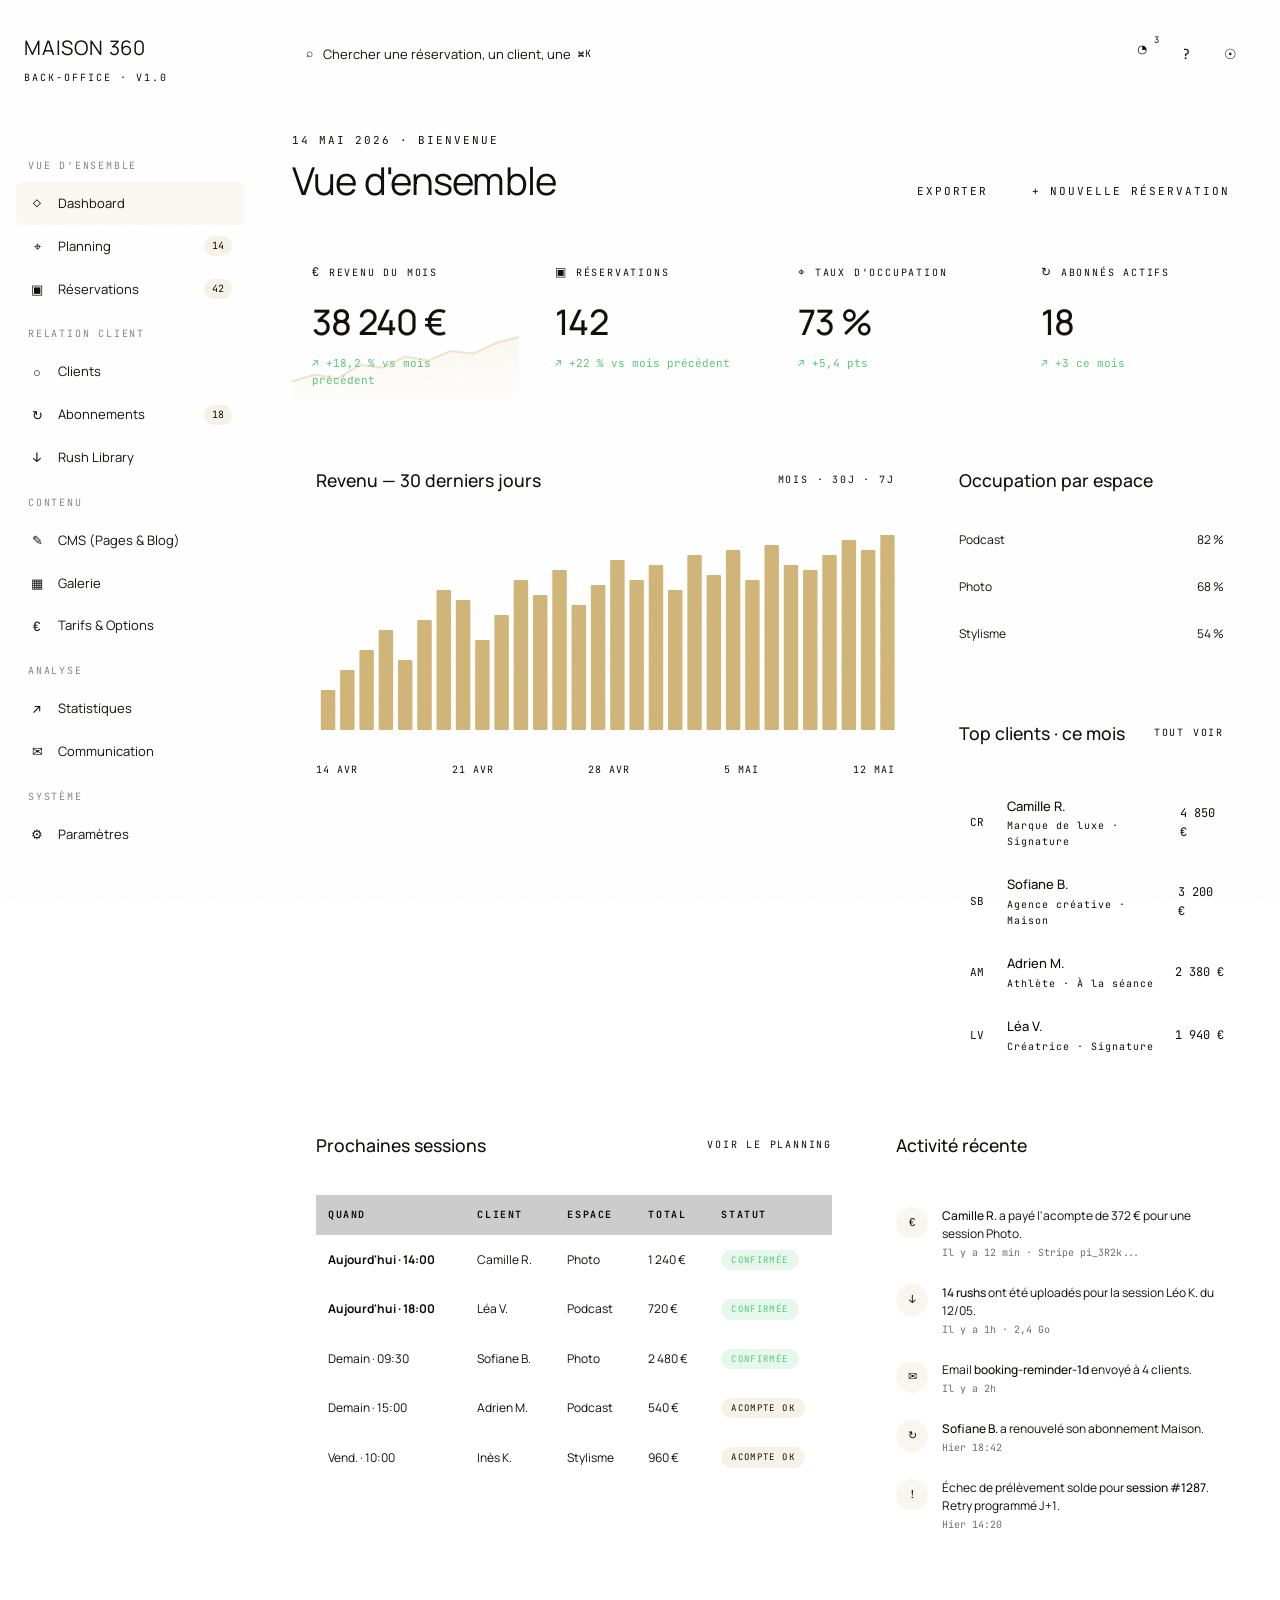
<file: admin.html>
<!doctype html>
<html lang="fr">
<head>
  <meta charset="utf-8" />
  <meta name="viewport" content="width=device-width, initial-scale=1, viewport-fit=cover" />
  <meta name="theme-color" content="#0A0908" />
  <title>Back-office — MAISON 360</title>
  <meta name="robots" content="noindex" />
  <link rel="preconnect" href="https://fonts.googleapis.com" />
  <link rel="preconnect" href="https://fonts.gstatic.com" crossorigin />
  <link href="https://fonts.googleapis.com/css2?family=Manrope:wght@300;400;500;600;700;800&family=Inter+Tight:wght@300;400;500;600&family=JetBrains+Mono:wght@400;500&display=swap" rel="stylesheet" />
  <link rel="stylesheet" href="assets/css/styles.css" />
  <style>
    body { overflow-x: hidden; }
    .admin {
      display: grid;
      grid-template-columns: 260px 1fr;
      min-height: 100vh;
      background: var(--onyx);
    }
    @media (max-width: 880px) {
      .admin { grid-template-columns: 1fr; }
    }

    /* Sidebar */
    .admin-side {
      background: var(--anthracite);
      border-right: 1px solid var(--hairline);
      padding: 32px 0;
      position: sticky;
      top: 0;
      height: 100vh;
      overflow-y: auto;
      display: flex;
      flex-direction: column;
    }
    @media (max-width: 880px) {
      .admin-side {
        position: fixed;
        top: 0;
        left: -260px;
        width: 260px;
        z-index: 950;
        transition: left .4s var(--ease-out-expo);
      }
      .admin-side.is-open { left: 0; box-shadow: 30px 0 60px rgba(0,0,0,0.5); }
    }
    .admin-brand {
      padding: 0 24px 32px;
      border-bottom: 1px solid var(--hairline);
      font-family: var(--font-display);
      font-size: 1.25rem;
      letter-spacing: 0.04em;
    }
    .admin-brand span { color: var(--or); }
    .admin-brand .mini { display: block; font-family: var(--font-mono); font-size: 10px; letter-spacing: 0.2em; text-transform: uppercase; color: var(--sable); margin-top: 6px; }

    .admin-nav { padding: 24px 16px; flex: 1; }
    .admin-nav__section {
      font-family: var(--font-mono);
      font-size: 10px;
      letter-spacing: 0.18em;
      text-transform: uppercase;
      color: var(--sable);
      padding: 16px 12px 8px;
      opacity: 0.5;
    }
    .admin-nav__item {
      display: flex;
      align-items: center;
      gap: 12px;
      padding: 11px 12px;
      border-radius: 6px;
      font-size: 13px;
      color: var(--sable);
      cursor: pointer;
      transition: all .25s;
      position: relative;
    }
    .admin-nav__item:hover { background: rgba(255,255,255,0.03); color: var(--ivoire); }
    .admin-nav__item.is-active { background: rgba(201,169,97,0.08); color: var(--ivoire); }
    .admin-nav__item.is-active::before {
      content: '';
      position: absolute;
      left: -16px;
      top: 50%;
      transform: translateY(-50%);
      width: 3px;
      height: 18px;
      background: var(--or);
    }
    .admin-nav__icon {
      width: 18px; height: 18px;
      display: grid; place-items: center;
      color: var(--or);
      font-family: var(--font-mono);
      font-size: 13px;
    }
    .admin-nav__count {
      margin-left: auto;
      font-family: var(--font-mono);
      font-size: 10px;
      padding: 2px 8px;
      background: rgba(201,169,97,0.15);
      color: var(--or);
      border-radius: 10px;
    }

    .admin-user {
      padding: 16px 24px;
      border-top: 1px solid var(--hairline);
      display: flex;
      align-items: center;
      gap: 12px;
    }
    .admin-user__avatar {
      width: 36px; height: 36px;
      border-radius: 50%;
      background: var(--cendre);
      border: 1px solid var(--or);
      display: grid; place-items: center;
      font-family: var(--font-mono);
      font-size: 11px;
      color: var(--or);
    }
    .admin-user__name { font-size: 12px; color: var(--ivoire); font-weight: 500; }
    .admin-user__role { font-family: var(--font-mono); font-size: 9px; letter-spacing: 0.18em; text-transform: uppercase; color: var(--sable); }

    /* Main */
    .admin-main { padding: 24px 32px 60px; min-width: 0; }
    @media (max-width: 880px) { .admin-main { padding: 16px 20px 60px; } }

    .admin-topbar {
      display: flex;
      justify-content: space-between;
      align-items: center;
      padding: 12px 0 24px;
      border-bottom: 1px solid var(--hairline);
      margin-bottom: 32px;
      flex-wrap: wrap;
      gap: 16px;
    }
    .admin-topbar__left { display: flex; align-items: center; gap: 16px; }
    .admin-burger {
      display: none;
      width: 32px; height: 32px;
      border: 1px solid var(--hairline);
      border-radius: 4px;
      align-items: center;
      justify-content: center;
      cursor: pointer;
    }
    .admin-burger span {
      display: block;
      width: 14px; height: 1.5px;
      background: var(--ivoire);
      position: relative;
    }
    .admin-burger span::before,
    .admin-burger span::after {
      content: ''; position: absolute; left: 0;
      width: 14px; height: 1.5px;
      background: var(--ivoire);
    }
    .admin-burger span::before { top: -5px; }
    .admin-burger span::after { top: 5px; }
    @media (max-width: 880px) { .admin-burger { display: flex; } }

    .admin-search {
      display: flex; align-items: center;
      background: var(--anthracite);
      border: 1px solid var(--hairline);
      padding: 8px 14px;
      border-radius: 999px;
      width: 320px; max-width: 100%;
    }
    @media (max-width: 600px) { .admin-search { width: 100%; } }
    .admin-search input {
      border: 0;
      background: transparent;
      color: var(--ivoire);
      flex: 1;
      outline: none;
      font-family: var(--font-sans);
      font-size: 13px;
    }
    .admin-search input::placeholder { color: var(--sable); }
    .admin-search .kbd {
      font-family: var(--font-mono);
      font-size: 10px;
      letter-spacing: 0.1em;
      color: var(--sable);
      padding: 2px 6px;
      border: 1px solid var(--hairline);
      border-radius: 3px;
    }

    .admin-topbar__actions { display: flex; gap: 8px; }
    .icon-btn {
      width: 36px; height: 36px;
      display: grid; place-items: center;
      border: 1px solid var(--hairline);
      border-radius: 4px;
      color: var(--ivoire);
      font-family: var(--font-mono);
      font-size: 14px;
      cursor: pointer;
      transition: all .25s;
      position: relative;
    }
    .icon-btn:hover { background: var(--anthracite); border-color: var(--or); }
    .icon-btn .badge {
      position: absolute;
      top: -4px; right: -4px;
      background: var(--or);
      color: var(--onyx);
      font-size: 9px;
      font-family: var(--font-mono);
      width: 16px; height: 16px;
      border-radius: 50%;
      display: grid; place-items: center;
    }

    /* Tabs (pages) */
    .admin-page { display: none; }
    .admin-page.is-active { display: block; }

    .admin-page__head {
      display: flex;
      justify-content: space-between;
      align-items: flex-end;
      gap: 16px;
      flex-wrap: wrap;
      margin-bottom: 32px;
    }
    .admin-page__title {
      font-family: var(--font-display);
      font-size: clamp(1.8rem, 3vw, 2.4rem);
      font-weight: 400;
      margin: 0;
      letter-spacing: -0.02em;
    }
    .admin-page__sub {
      font-family: var(--font-mono);
      font-size: 11px;
      letter-spacing: 0.18em;
      text-transform: uppercase;
      color: var(--sable);
      margin: 4px 0 0;
    }

    .admin-btn {
      padding: 10px 18px;
      background: var(--or);
      color: var(--onyx);
      border-radius: 4px;
      font-family: var(--font-mono);
      font-size: 11px;
      letter-spacing: 0.18em;
      text-transform: uppercase;
      cursor: pointer;
      transition: background .25s;
      display: inline-flex;
      align-items: center;
      gap: 8px;
    }
    .admin-btn:hover { background: var(--ivoire); }
    .admin-btn--ghost { background: transparent; color: var(--ivoire); border: 1px solid var(--hairline); }
    .admin-btn--ghost:hover { background: var(--anthracite); border-color: var(--or); color: var(--or); }
    .admin-btn--danger { background: #c8534a; color: var(--ivoire); }
    .admin-btn--danger:hover { background: #d96258; }

    /* KPI cards */
    .kpi-grid {
      display: grid;
      grid-template-columns: repeat(4, 1fr);
      gap: 16px;
      margin-bottom: 32px;
    }
    @media (max-width: 1100px) { .kpi-grid { grid-template-columns: repeat(2, 1fr); } }
    @media (max-width: 480px) { .kpi-grid { grid-template-columns: 1fr 1fr; gap: 10px; } }
    .kpi {
      padding: 20px;
      background: var(--anthracite);
      border: 1px solid var(--hairline);
      border-radius: 6px;
      position: relative;
      overflow: hidden;
    }
    .kpi__label {
      font-family: var(--font-mono);
      font-size: 10px;
      letter-spacing: 0.18em;
      text-transform: uppercase;
      color: var(--sable);
      display: flex;
      align-items: center;
      gap: 8px;
    }
    .kpi__icon { color: var(--or); font-size: 12px; }
    .kpi__value {
      font-family: var(--font-display);
      font-size: clamp(1.8rem, 3vw, 2.2rem);
      font-weight: 500;
      letter-spacing: -0.02em;
      margin: 12px 0 4px;
      color: var(--ivoire);
    }
    .kpi__trend {
      font-family: var(--font-mono);
      font-size: 11px;
      display: flex;
      align-items: center;
      gap: 6px;
    }
    .kpi__trend.up { color: #57c97a; }
    .kpi__trend.down { color: #c8534a; }
    .kpi__spark {
      position: absolute;
      bottom: 0; left: 0; right: 0;
      height: 50%;
      opacity: 0.3;
    }

    /* Grid layout for dashboard */
    .admin-grid {
      display: grid;
      grid-template-columns: 2fr 1fr;
      gap: 16px;
    }
    @media (max-width: 1100px) { .admin-grid { grid-template-columns: 1fr; } }

    .panel {
      background: var(--anthracite);
      border: 1px solid var(--hairline);
      border-radius: 6px;
      padding: 24px;
    }
    .panel__head {
      display: flex;
      justify-content: space-between;
      align-items: center;
      margin-bottom: 20px;
      padding-bottom: 16px;
      border-bottom: 1px solid var(--hairline);
    }
    .panel__title {
      font-family: var(--font-display);
      font-size: 1.1rem;
      font-weight: 500;
      margin: 0;
      color: var(--ivoire);
    }
    .panel__action {
      font-family: var(--font-mono);
      font-size: 10px;
      letter-spacing: 0.18em;
      text-transform: uppercase;
      color: var(--or);
      cursor: pointer;
    }

    /* Chart placeholder (SVG-based) */
    .chart-area {
      width: 100%; height: 220px;
      position: relative;
    }

    /* Table */
    .data-table {
      width: 100%;
      border-collapse: collapse;
      font-size: 12px;
    }
    .data-table th {
      text-align: left;
      padding: 12px;
      font-family: var(--font-mono);
      font-size: 10px;
      letter-spacing: 0.16em;
      text-transform: uppercase;
      color: var(--sable);
      border-bottom: 1px solid var(--hairline);
      background: rgba(0,0,0,0.2);
    }
    .data-table td {
      padding: 14px 12px;
      border-bottom: 1px solid var(--hairline);
      color: var(--ivoire);
    }
    .data-table tr:hover td { background: rgba(255,255,255,0.02); }
    .badge-pill {
      display: inline-block;
      padding: 3px 10px;
      border-radius: 999px;
      font-family: var(--font-mono);
      font-size: 9px;
      letter-spacing: 0.15em;
      text-transform: uppercase;
    }
    .badge-pill--confirmed { background: rgba(87,201,122,0.15); color: #57c97a; }
    .badge-pill--held { background: rgba(201,169,97,0.15); color: var(--or); }
    .badge-pill--cancelled { background: rgba(200,83,74,0.15); color: #c8534a; }
    .badge-pill--completed { background: rgba(255,255,255,0.08); color: var(--sable); }
    .badge-pill--paid { background: rgba(87,201,122,0.15); color: #57c97a; }
    .badge-pill--pending { background: rgba(201,169,97,0.15); color: var(--or); }

    .table-wrap { overflow-x: auto; }

    /* Planning */
    .planning-head {
      display: flex;
      justify-content: space-between;
      margin-bottom: 16px;
      align-items: center;
      flex-wrap: wrap;
      gap: 12px;
    }
    .planning-toggle {
      display: flex;
      background: var(--anthracite);
      border: 1px solid var(--hairline);
      border-radius: 4px;
      padding: 3px;
    }
    .planning-toggle button {
      padding: 6px 14px;
      font-family: var(--font-mono);
      font-size: 10px;
      letter-spacing: 0.15em;
      text-transform: uppercase;
      color: var(--sable);
      border-radius: 3px;
    }
    .planning-toggle button.is-active { background: var(--or); color: var(--onyx); }

    .planning-grid {
      display: grid;
      grid-template-columns: 60px repeat(3, 1fr);
      border: 1px solid var(--hairline);
      border-radius: 6px;
      overflow: hidden;
      background: var(--anthracite);
    }
    @media (max-width: 700px) { .planning-grid { grid-template-columns: 50px repeat(3, minmax(120px, 1fr)); overflow-x: auto; } }
    .planning-head-cell {
      padding: 16px 12px;
      font-family: var(--font-mono);
      font-size: 10px;
      letter-spacing: 0.18em;
      text-transform: uppercase;
      color: var(--or);
      background: rgba(0,0,0,0.2);
      border-bottom: 1px solid var(--hairline);
      text-align: center;
    }
    .planning-time {
      padding: 14px 8px;
      font-family: var(--font-mono);
      font-size: 10px;
      color: var(--sable);
      border-right: 1px solid var(--hairline);
      border-bottom: 1px solid var(--hairline);
      text-align: center;
    }
    .planning-slot {
      padding: 6px;
      border-right: 1px solid var(--hairline);
      border-bottom: 1px solid var(--hairline);
      min-height: 60px;
      position: relative;
      cursor: pointer;
      transition: background .2s;
    }
    .planning-slot:hover { background: rgba(255,255,255,0.02); }
    .planning-slot:last-child { border-right: 0; }
    .planning-event {
      background: rgba(201,169,97,0.12);
      border-left: 2px solid var(--or);
      padding: 6px 8px;
      border-radius: 3px;
      font-size: 11px;
      color: var(--ivoire);
      cursor: grab;
    }
    .planning-event--confirmed { background: rgba(87,201,122,0.12); border-color: #57c97a; }
    .planning-event--held { background: rgba(201,169,97,0.12); border-color: var(--or); }
    .planning-event__time { font-family: var(--font-mono); font-size: 9px; color: var(--sable); letter-spacing: 0.1em; }
    .planning-event__name { font-weight: 500; margin-top: 2px; }
    .planning-blocked {
      background: repeating-linear-gradient(45deg, transparent, transparent 8px, rgba(255,255,255,0.04) 8px, rgba(255,255,255,0.04) 16px);
      color: var(--sable);
      font-family: var(--font-mono);
      font-size: 10px;
      padding: 6px 8px;
      text-align: center;
    }

    /* Two col layout */
    .col-2 { display: grid; grid-template-columns: 1.5fr 1fr; gap: 16px; }
    @media (max-width: 880px) { .col-2 { grid-template-columns: 1fr; } }

    /* Client card */
    .client-card { display: flex; align-items: center; gap: 12px; padding: 12px 0; border-bottom: 1px solid var(--hairline); }
    .client-card:last-child { border-bottom: 0; }
    .client-card__avatar {
      width: 36px; height: 36px;
      border-radius: 50%;
      background: var(--cendre);
      display: grid; place-items: center;
      font-family: var(--font-mono);
      font-size: 11px;
      color: var(--or);
      flex-shrink: 0;
    }
    .client-card__name { font-size: 13px; color: var(--ivoire); margin: 0 0 2px; font-weight: 500; }
    .client-card__meta { font-family: var(--font-mono); font-size: 10px; letter-spacing: 0.1em; color: var(--sable); }
    .client-card__amt { margin-left: auto; font-family: var(--font-mono); font-size: 12px; color: var(--or); }

    /* Activity feed */
    .feed-item {
      padding: 12px 0;
      border-bottom: 1px solid var(--hairline);
      display: flex;
      gap: 14px;
    }
    .feed-item:last-child { border-bottom: 0; }
    .feed-icon {
      width: 32px; height: 32px;
      border-radius: 50%;
      background: rgba(201,169,97,0.1);
      color: var(--or);
      display: grid; place-items: center;
      font-family: var(--font-mono);
      font-size: 11px;
      flex-shrink: 0;
    }
    .feed-body { flex: 1; font-size: 12px; line-height: 1.5; }
    .feed-body strong { color: var(--ivoire); font-weight: 500; }
    .feed-body { color: var(--sable); }
    .feed-time { font-family: var(--font-mono); font-size: 10px; color: var(--sable); margin-top: 2px; opacity: 0.6; }

    /* Filter row */
    .filter-row {
      display: flex;
      gap: 8px;
      margin-bottom: 16px;
      flex-wrap: wrap;
    }
    .filter-pill {
      padding: 8px 14px;
      font-family: var(--font-mono);
      font-size: 10px;
      letter-spacing: 0.15em;
      text-transform: uppercase;
      color: var(--sable);
      background: var(--anthracite);
      border: 1px solid var(--hairline);
      border-radius: 999px;
      cursor: pointer;
      transition: all .25s;
    }
    .filter-pill:hover { color: var(--ivoire); border-color: var(--or-soft); }
    .filter-pill.is-active { background: var(--or); color: var(--onyx); border-color: var(--or); }

    /* Upload zone */
    .upload-zone {
      border: 2px dashed var(--hairline-strong);
      border-radius: 6px;
      padding: 60px 24px;
      text-align: center;
      background: var(--anthracite);
      cursor: pointer;
      transition: all .3s;
    }
    .upload-zone:hover { border-color: var(--or); background: rgba(201,169,97,0.04); }
    .upload-zone__icon {
      font-family: var(--font-mono);
      font-size: 2rem;
      color: var(--or);
      margin-bottom: 16px;
    }

    /* File list */
    .file-row {
      display: grid;
      grid-template-columns: 32px 1fr 100px 90px 90px 80px;
      gap: 16px;
      padding: 14px 16px;
      border-bottom: 1px solid var(--hairline);
      align-items: center;
      font-size: 12px;
    }
    @media (max-width: 700px) { .file-row { grid-template-columns: 32px 1fr 80px; } .file-row > :nth-child(n+4) { display: none; } }
    .file-row__ext {
      width: 32px; height: 32px;
      background: rgba(201,169,97,0.12);
      color: var(--or);
      border-radius: 4px;
      display: grid; place-items: center;
      font-family: var(--font-mono);
      font-size: 9px;
      font-weight: 500;
    }
    .file-row__name { color: var(--ivoire); }
    .file-row__sub { font-family: var(--font-mono); font-size: 10px; color: var(--sable); }

    /* Settings */
    .settings-grid { display: grid; grid-template-columns: 1fr 1fr; gap: 16px; }
    @media (max-width: 880px) { .settings-grid { grid-template-columns: 1fr; } }
    .settings-row {
      padding: 16px 0;
      border-bottom: 1px solid var(--hairline);
      display: flex;
      justify-content: space-between;
      align-items: center;
      gap: 16px;
    }
    .settings-row__label { font-size: 13px; color: var(--ivoire); }
    .settings-row__hint { font-family: var(--font-mono); font-size: 10px; color: var(--sable); margin-top: 4px; letter-spacing: 0.1em; }
    .toggle {
      width: 36px; height: 20px;
      background: var(--cendre);
      border-radius: 999px;
      position: relative;
      cursor: pointer;
      transition: background .3s;
    }
    .toggle::after {
      content: '';
      position: absolute;
      top: 2px; left: 2px;
      width: 16px; height: 16px;
      background: var(--ivoire);
      border-radius: 50%;
      transition: transform .3s;
    }
    .toggle.is-on { background: var(--or); }
    .toggle.is-on::after { transform: translateX(16px); background: var(--onyx); }

    .small-input {
      padding: 10px 12px;
      background: var(--anthracite);
      border: 1px solid var(--hairline);
      border-radius: 4px;
      color: var(--ivoire);
      font-family: var(--font-sans);
      font-size: 13px;
      outline: none;
      transition: border-color .25s;
      width: 100%;
    }
    .small-input:focus { border-color: var(--or); }

    .overlay {
      position: fixed;
      inset: 0;
      background: rgba(0,0,0,0.5);
      z-index: 940;
      display: none;
    }
    .overlay.is-shown { display: block; }
    @media (min-width: 881px) { .overlay { display: none !important; } }
  </style>
</head>
<body>

<div class="grain" aria-hidden="true"></div>
<div class="overlay" id="overlay" onclick="closeSidebar()"></div>

<div class="admin">

  <!-- Sidebar -->
  <aside class="admin-side" id="sidebar">
    <div class="admin-brand">
      MAISON <span>360</span>
      <span class="mini">Back-Office · v1.0</span>
    </div>

    <nav class="admin-nav">
      <div class="admin-nav__section">Vue d'ensemble</div>
      <div class="admin-nav__item is-active" data-page="dashboard">
        <span class="admin-nav__icon">◇</span> Dashboard
      </div>
      <div class="admin-nav__item" data-page="planning">
        <span class="admin-nav__icon">⌖</span> Planning
        <span class="admin-nav__count">14</span>
      </div>
      <div class="admin-nav__item" data-page="reservations">
        <span class="admin-nav__icon">▣</span> Réservations
        <span class="admin-nav__count">42</span>
      </div>

      <div class="admin-nav__section">Relation client</div>
      <div class="admin-nav__item" data-page="clients">
        <span class="admin-nav__icon">○</span> Clients
      </div>
      <div class="admin-nav__item" data-page="abonnements">
        <span class="admin-nav__icon">↻</span> Abonnements
        <span class="admin-nav__count">18</span>
      </div>
      <div class="admin-nav__item" data-page="rushs">
        <span class="admin-nav__icon">↓</span> Rush Library
      </div>

      <div class="admin-nav__section">Contenu</div>
      <div class="admin-nav__item" data-page="cms">
        <span class="admin-nav__icon">✎</span> CMS (Pages & Blog)
      </div>
      <div class="admin-nav__item" data-page="galerie-admin">
        <span class="admin-nav__icon">▦</span> Galerie
      </div>
      <div class="admin-nav__item" data-page="tarifs-admin">
        <span class="admin-nav__icon">€</span> Tarifs & Options
      </div>

      <div class="admin-nav__section">Analyse</div>
      <div class="admin-nav__item" data-page="stats">
        <span class="admin-nav__icon">↗</span> Statistiques
      </div>
      <div class="admin-nav__item" data-page="communication">
        <span class="admin-nav__icon">✉</span> Communication
      </div>

      <div class="admin-nav__section">Système</div>
      <div class="admin-nav__item" data-page="settings">
        <span class="admin-nav__icon">⚙</span> Paramètres
      </div>
    </nav>

    <div class="admin-user">
      <div class="admin-user__avatar">MA</div>
      <div>
        <p class="admin-user__name" style="margin:0;">Mouad A.</p>
        <p class="admin-user__role" style="margin:0;">Admin · Owner</p>
      </div>
    </div>
  </aside>

  <!-- Main -->
  <main class="admin-main">

    <!-- Topbar -->
    <div class="admin-topbar">
      <div class="admin-topbar__left">
        <div class="admin-burger" onclick="openSidebar()"><span></span></div>
        <div class="admin-search">
          <span style="color:var(--sable);margin-right:8px;font-family:var(--font-mono);font-size:12px;">⌕</span>
          <input type="text" placeholder="Chercher une réservation, un client, une facture..." />
          <span class="kbd">⌘K</span>
        </div>
      </div>
      <div class="admin-topbar__actions">
        <div class="icon-btn" title="Notifications">
          ◔<span class="badge">3</span>
        </div>
        <div class="icon-btn" title="Aide">?</div>
        <div class="icon-btn" title="Mode jour studio">☉</div>
      </div>
    </div>

    <!-- ========================================= -->
    <!-- DASHBOARD                                   -->
    <!-- ========================================= -->
    <section class="admin-page is-active" id="page-dashboard">
      <div class="admin-page__head">
        <div>
          <p class="admin-page__sub">14 mai 2026 · Bienvenue</p>
          <h1 class="admin-page__title">Vue d'ensemble</h1>
        </div>
        <div style="display:flex;gap:8px;">
          <button class="admin-btn admin-btn--ghost">Exporter</button>
          <button class="admin-btn">+ Nouvelle réservation</button>
        </div>
      </div>

      <!-- KPI -->
      <div class="kpi-grid">
        <div class="kpi">
          <div class="kpi__label"><span class="kpi__icon">€</span> Revenu du mois</div>
          <div class="kpi__value">38 240 €</div>
          <div class="kpi__trend up">↗ +18,2 % vs mois précédent</div>
          <svg class="kpi__spark" viewBox="0 0 200 60" preserveAspectRatio="none">
            <path d="M0,40 L20,35 L40,38 L60,28 L80,30 L100,22 L120,25 L140,18 L160,20 L180,12 L200,8" fill="none" stroke="#C9A961" stroke-width="1.5"/>
            <path d="M0,40 L20,35 L40,38 L60,28 L80,30 L100,22 L120,25 L140,18 L160,20 L180,12 L200,8 L200,60 L0,60 Z" fill="url(#g1)" opacity="0.3"/>
            <defs><linearGradient id="g1" x1="0" x2="0" y1="0" y2="1"><stop offset="0" stop-color="#C9A961"/><stop offset="1" stop-color="#C9A961" stop-opacity="0"/></linearGradient></defs>
          </svg>
        </div>
        <div class="kpi">
          <div class="kpi__label"><span class="kpi__icon">▣</span> Réservations</div>
          <div class="kpi__value">142</div>
          <div class="kpi__trend up">↗ +22 % vs mois précédent</div>
        </div>
        <div class="kpi">
          <div class="kpi__label"><span class="kpi__icon">⌖</span> Taux d'occupation</div>
          <div class="kpi__value">73 %</div>
          <div class="kpi__trend up">↗ +5,4 pts</div>
        </div>
        <div class="kpi">
          <div class="kpi__label"><span class="kpi__icon">↻</span> Abonnés actifs</div>
          <div class="kpi__value">18</div>
          <div class="kpi__trend up">↗ +3 ce mois</div>
        </div>
      </div>

      <!-- 2-col layout -->
      <div class="admin-grid">

        <!-- Revenue chart -->
        <div class="panel">
          <div class="panel__head">
            <h3 class="panel__title">Revenu — 30 derniers jours</h3>
            <span class="panel__action">Mois · 30j · 7j</span>
          </div>
          <div class="chart-area">
            <svg viewBox="0 0 600 220" preserveAspectRatio="none" style="width:100%;height:100%;">
              <!-- Axes -->
              <line x1="0" y1="200" x2="600" y2="200" stroke="rgba(244,239,230,0.1)" stroke-width="1"/>
              <line x1="0" y1="150" x2="600" y2="150" stroke="rgba(244,239,230,0.05)" stroke-dasharray="2 4"/>
              <line x1="0" y1="100" x2="600" y2="100" stroke="rgba(244,239,230,0.05)" stroke-dasharray="2 4"/>
              <line x1="0" y1="50" x2="600" y2="50" stroke="rgba(244,239,230,0.05)" stroke-dasharray="2 4"/>
              <!-- Bars -->
              <g fill="#C9A961" opacity="0.85">
                <rect x="5" y="160" width="15" height="40" rx="1"/>
                <rect x="25" y="140" width="15" height="60" rx="1"/>
                <rect x="45" y="120" width="15" height="80" rx="1"/>
                <rect x="65" y="100" width="15" height="100" rx="1"/>
                <rect x="85" y="130" width="15" height="70" rx="1"/>
                <rect x="105" y="90" width="15" height="110" rx="1"/>
                <rect x="125" y="60" width="15" height="140" rx="1"/>
                <rect x="145" y="70" width="15" height="130" rx="1"/>
                <rect x="165" y="110" width="15" height="90" rx="1"/>
                <rect x="185" y="85" width="15" height="115" rx="1"/>
                <rect x="205" y="50" width="15" height="150" rx="1"/>
                <rect x="225" y="65" width="15" height="135" rx="1"/>
                <rect x="245" y="40" width="15" height="160" rx="1"/>
                <rect x="265" y="75" width="15" height="125" rx="1"/>
                <rect x="285" y="55" width="15" height="145" rx="1"/>
                <rect x="305" y="30" width="15" height="170" rx="1"/>
                <rect x="325" y="50" width="15" height="150" rx="1"/>
                <rect x="345" y="35" width="15" height="165" rx="1"/>
                <rect x="365" y="60" width="15" height="140" rx="1"/>
                <rect x="385" y="25" width="15" height="175" rx="1"/>
                <rect x="405" y="45" width="15" height="155" rx="1"/>
                <rect x="425" y="20" width="15" height="180" rx="1"/>
                <rect x="445" y="50" width="15" height="150" rx="1"/>
                <rect x="465" y="15" width="15" height="185" rx="1"/>
                <rect x="485" y="35" width="15" height="165" rx="1"/>
                <rect x="505" y="40" width="15" height="160" rx="1"/>
                <rect x="525" y="25" width="15" height="175" rx="1"/>
                <rect x="545" y="10" width="15" height="190" rx="1"/>
                <rect x="565" y="20" width="15" height="180" rx="1"/>
                <rect x="585" y="5" width="15" height="195" rx="1"/>
              </g>
              <!-- Today indicator -->
              <line x1="585" y1="0" x2="585" y2="200" stroke="#F4EFE6" stroke-dasharray="3 3" stroke-width="0.5"/>
            </svg>
          </div>
          <div style="display:flex; justify-content:space-between; margin-top:12px; font-family:var(--font-mono); font-size:10px; color:var(--sable); letter-spacing:0.1em;">
            <span>14 AVR</span><span>21 AVR</span><span>28 AVR</span><span>5 MAI</span><span>12 MAI</span>
          </div>
        </div>

        <!-- Right side -->
        <div style="display: flex; flex-direction: column; gap: 16px;">
          <!-- Occupancy -->
          <div class="panel">
            <div class="panel__head">
              <h3 class="panel__title">Occupation par espace</h3>
            </div>
            <div style="margin-bottom: 16px;">
              <div style="display:flex; justify-content:space-between; font-size: 12px; margin-bottom: 6px;"><span>Podcast</span><span style="color:var(--or);">82 %</span></div>
              <div style="height:6px; background: rgba(255,255,255,0.05); border-radius: 3px; overflow: hidden;">
                <div style="width: 82%; height: 100%; background: var(--or);"></div>
              </div>
            </div>
            <div style="margin-bottom: 16px;">
              <div style="display:flex; justify-content:space-between; font-size: 12px; margin-bottom: 6px;"><span>Photo</span><span style="color:var(--or);">68 %</span></div>
              <div style="height:6px; background: rgba(255,255,255,0.05); border-radius: 3px; overflow: hidden;">
                <div style="width: 68%; height: 100%; background: var(--or);"></div>
              </div>
            </div>
            <div>
              <div style="display:flex; justify-content:space-between; font-size: 12px; margin-bottom: 6px;"><span>Stylisme</span><span style="color:var(--or);">54 %</span></div>
              <div style="height:6px; background: rgba(255,255,255,0.05); border-radius: 3px; overflow: hidden;">
                <div style="width: 54%; height: 100%; background: var(--or);"></div>
              </div>
            </div>
          </div>

          <!-- Top clients -->
          <div class="panel">
            <div class="panel__head">
              <h3 class="panel__title">Top clients · ce mois</h3>
              <span class="panel__action">Tout voir</span>
            </div>
            <div class="client-card">
              <div class="client-card__avatar">CR</div>
              <div>
                <p class="client-card__name">Camille R.</p>
                <p class="client-card__meta">Marque de luxe · Signature</p>
              </div>
              <span class="client-card__amt">4 850 €</span>
            </div>
            <div class="client-card">
              <div class="client-card__avatar">SB</div>
              <div>
                <p class="client-card__name">Sofiane B.</p>
                <p class="client-card__meta">Agence créative · Maison</p>
              </div>
              <span class="client-card__amt">3 200 €</span>
            </div>
            <div class="client-card">
              <div class="client-card__avatar">AM</div>
              <div>
                <p class="client-card__name">Adrien M.</p>
                <p class="client-card__meta">Athlète · À la séance</p>
              </div>
              <span class="client-card__amt">2 380 €</span>
            </div>
            <div class="client-card">
              <div class="client-card__avatar">LV</div>
              <div>
                <p class="client-card__name">Léa V.</p>
                <p class="client-card__meta">Créatrice · Signature</p>
              </div>
              <span class="client-card__amt">1 940 €</span>
            </div>
          </div>
        </div>
      </div>

      <!-- Bottom row -->
      <div class="col-2" style="margin-top: 16px;">
        <!-- Next bookings -->
        <div class="panel">
          <div class="panel__head">
            <h3 class="panel__title">Prochaines sessions</h3>
            <span class="panel__action">Voir le planning</span>
          </div>
          <div class="table-wrap">
            <table class="data-table">
              <thead>
                <tr>
                  <th>Quand</th><th>Client</th><th>Espace</th><th>Total</th><th>Statut</th>
                </tr>
              </thead>
              <tbody>
                <tr><td><strong>Aujourd'hui · 14:00</strong></td><td>Camille R.</td><td>Photo</td><td>1 240 €</td><td><span class="badge-pill badge-pill--confirmed">Confirmée</span></td></tr>
                <tr><td><strong>Aujourd'hui · 18:00</strong></td><td>Léa V.</td><td>Podcast</td><td>720 €</td><td><span class="badge-pill badge-pill--confirmed">Confirmée</span></td></tr>
                <tr><td>Demain · 09:30</td><td>Sofiane B.</td><td>Photo</td><td>2 480 €</td><td><span class="badge-pill badge-pill--confirmed">Confirmée</span></td></tr>
                <tr><td>Demain · 15:00</td><td>Adrien M.</td><td>Podcast</td><td>540 €</td><td><span class="badge-pill badge-pill--held">Acompte ok</span></td></tr>
                <tr><td>Vend. · 10:00</td><td>Inès K.</td><td>Stylisme</td><td>960 €</td><td><span class="badge-pill badge-pill--held">Acompte ok</span></td></tr>
              </tbody>
            </table>
          </div>
        </div>

        <!-- Activity feed -->
        <div class="panel">
          <div class="panel__head">
            <h3 class="panel__title">Activité récente</h3>
          </div>
          <div class="feed-item">
            <div class="feed-icon">€</div>
            <div class="feed-body">
              <strong>Camille R.</strong> a payé l'acompte de 372 € pour une session Photo.
              <div class="feed-time">Il y a 12 min · Stripe pi_3R2k...</div>
            </div>
          </div>
          <div class="feed-item">
            <div class="feed-icon">↓</div>
            <div class="feed-body">
              <strong>14 rushs</strong> ont été uploadés pour la session Léo K. du 12/05.
              <div class="feed-time">Il y a 1h · 2,4 Go</div>
            </div>
          </div>
          <div class="feed-item">
            <div class="feed-icon">✉</div>
            <div class="feed-body">
              Email <strong>booking-reminder-1d</strong> envoyé à 4 clients.
              <div class="feed-time">Il y a 2h</div>
            </div>
          </div>
          <div class="feed-item">
            <div class="feed-icon">↻</div>
            <div class="feed-body">
              <strong>Sofiane B.</strong> a renouvelé son abonnement Maison.
              <div class="feed-time">Hier 18:42</div>
            </div>
          </div>
          <div class="feed-item">
            <div class="feed-icon">!</div>
            <div class="feed-body">
              Échec de prélèvement solde pour <strong>session #1287</strong>. Retry programmé J+1.
              <div class="feed-time">Hier 14:20</div>
            </div>
          </div>
        </div>
      </div>
    </section>

    <!-- ========================================= -->
    <!-- PLANNING                                    -->
    <!-- ========================================= -->
    <section class="admin-page" id="page-planning">
      <div class="admin-page__head">
        <div>
          <p class="admin-page__sub">Planning · 3 espaces</p>
          <h1 class="admin-page__title">Jeudi 14 mai 2026</h1>
        </div>
        <div style="display:flex;gap:8px;align-items:center;flex-wrap:wrap;">
          <div class="planning-toggle">
            <button>Jour</button>
            <button class="is-active">Semaine</button>
            <button>Mois</button>
          </div>
          <button class="admin-btn">+ Nouvelle session</button>
        </div>
      </div>

      <div class="planning-head">
        <div style="display:flex; gap: 8px; align-items: center;">
          <button class="icon-btn">←</button>
          <button class="icon-btn">→</button>
          <span style="font-family: var(--font-mono); font-size: 12px; letter-spacing: 0.18em; text-transform: uppercase; color: var(--sable);">Semaine 20</span>
        </div>
        <div style="display: flex; gap: 8px; flex-wrap: wrap;">
          <button class="filter-pill is-active">Tous</button>
          <button class="filter-pill">Podcast</button>
          <button class="filter-pill">Photo</button>
          <button class="filter-pill">Stylisme</button>
        </div>
      </div>

      <div class="planning-grid">
        <div class="planning-time" style="background:rgba(0,0,0,0.2);"></div>
        <div class="planning-head-cell">Podcast</div>
        <div class="planning-head-cell">Photo</div>
        <div class="planning-head-cell">Stylisme</div>

        <div class="planning-time">09:00</div>
        <div class="planning-slot"></div>
        <div class="planning-slot">
          <div class="planning-event planning-event--confirmed">
            <div class="planning-event__time">09:00 — 12:00 · Sofiane B.</div>
            <div class="planning-event__name">Brand campaign · agence</div>
          </div>
        </div>
        <div class="planning-slot"></div>

        <div class="planning-time">10:00</div>
        <div class="planning-slot"></div>
        <div class="planning-slot"></div>
        <div class="planning-slot">
          <div class="planning-event planning-event--held">
            <div class="planning-event__time">10:00 — 13:00 · Inès K.</div>
            <div class="planning-event__name">Look-book SS27</div>
          </div>
        </div>

        <div class="planning-time">11:00</div>
        <div class="planning-slot"></div>
        <div class="planning-slot"></div>
        <div class="planning-slot"></div>

        <div class="planning-time">12:00</div>
        <div class="planning-slot"></div>
        <div class="planning-slot"></div>
        <div class="planning-slot"></div>

        <div class="planning-time">13:00</div>
        <div class="planning-slot">
          <div class="planning-blocked">— Maintenance —</div>
        </div>
        <div class="planning-slot"></div>
        <div class="planning-slot"></div>

        <div class="planning-time">14:00</div>
        <div class="planning-slot"></div>
        <div class="planning-slot">
          <div class="planning-event planning-event--confirmed">
            <div class="planning-event__time">14:00 — 18:00 · Camille R.</div>
            <div class="planning-event__name">Editorial Vogue France</div>
          </div>
        </div>
        <div class="planning-slot"></div>

        <div class="planning-time">15:00</div>
        <div class="planning-slot"></div>
        <div class="planning-slot"></div>
        <div class="planning-slot"></div>

        <div class="planning-time">16:00</div>
        <div class="planning-slot"></div>
        <div class="planning-slot"></div>
        <div class="planning-slot"></div>

        <div class="planning-time">17:00</div>
        <div class="planning-slot"></div>
        <div class="planning-slot"></div>
        <div class="planning-slot"></div>

        <div class="planning-time">18:00</div>
        <div class="planning-slot">
          <div class="planning-event planning-event--confirmed">
            <div class="planning-event__time">18:00 — 20:00 · Léa V.</div>
            <div class="planning-event__name">Podcast épisode #14</div>
          </div>
        </div>
        <div class="planning-slot"></div>
        <div class="planning-slot"></div>

        <div class="planning-time">19:00</div>
        <div class="planning-slot"></div>
        <div class="planning-slot"></div>
        <div class="planning-slot"></div>

        <div class="planning-time">20:00</div>
        <div class="planning-slot"></div>
        <div class="planning-slot"></div>
        <div class="planning-slot"></div>
      </div>

      <p style="font-family:var(--font-mono); font-size:11px; letter-spacing:0.15em; color: var(--sable); margin-top: 16px;">
        Astuce — glissez-déposez une réservation pour la déplacer. Un email automatique sera envoyé au client.
      </p>
    </section>

    <!-- ========================================= -->
    <!-- RÉSERVATIONS                                -->
    <!-- ========================================= -->
    <section class="admin-page" id="page-reservations">
      <div class="admin-page__head">
        <div>
          <p class="admin-page__sub">142 réservations ce mois</p>
          <h1 class="admin-page__title">Réservations</h1>
        </div>
        <div style="display:flex;gap:8px;">
          <button class="admin-btn admin-btn--ghost">Exporter CSV</button>
          <button class="admin-btn">+ Nouvelle</button>
        </div>
      </div>

      <div class="filter-row">
        <button class="filter-pill is-active">Toutes</button>
        <button class="filter-pill">À venir</button>
        <button class="filter-pill">Confirmées</button>
        <button class="filter-pill">En attente</button>
        <button class="filter-pill">Terminées</button>
        <button class="filter-pill">Annulées</button>
        <button class="filter-pill">No-show</button>
      </div>

      <div class="panel" style="padding: 0;">
        <div class="table-wrap">
          <table class="data-table">
            <thead>
              <tr>
                <th>ID</th><th>Client</th><th>Espace</th><th>Date</th><th>Heures</th><th>Total</th><th>Acompte</th><th>Solde</th><th>Statut</th><th></th>
              </tr>
            </thead>
            <tbody>
              <tr><td><span style="font-family:var(--font-mono); color:var(--or); font-size: 11px;">#1429</span></td><td>Camille R.</td><td>Photo</td><td>14/05 · 14:00</td><td>4h</td><td>1 240 €</td><td><span class="badge-pill badge-pill--paid">372 €</span></td><td><span class="badge-pill badge-pill--pending">868 €</span></td><td><span class="badge-pill badge-pill--confirmed">Confirmée</span></td><td>···</td></tr>
              <tr><td><span style="font-family:var(--font-mono); color:var(--or); font-size: 11px;">#1428</span></td><td>Léa V.</td><td>Podcast</td><td>14/05 · 18:00</td><td>2h</td><td>720 €</td><td><span class="badge-pill badge-pill--paid">216 €</span></td><td><span class="badge-pill badge-pill--pending">504 €</span></td><td><span class="badge-pill badge-pill--confirmed">Confirmée</span></td><td>···</td></tr>
              <tr><td><span style="font-family:var(--font-mono); color:var(--or); font-size: 11px;">#1427</span></td><td>Sofiane B.</td><td>Photo</td><td>15/05 · 09:30</td><td>6h</td><td>2 480 €</td><td><span class="badge-pill badge-pill--paid">744 €</span></td><td><span class="badge-pill badge-pill--pending">1 736 €</span></td><td><span class="badge-pill badge-pill--confirmed">Confirmée</span></td><td>···</td></tr>
              <tr><td><span style="font-family:var(--font-mono); color:var(--or); font-size: 11px;">#1426</span></td><td>Adrien M.</td><td>Podcast</td><td>15/05 · 15:00</td><td>3h</td><td>540 €</td><td><span class="badge-pill badge-pill--paid">162 €</span></td><td><span class="badge-pill badge-pill--pending">378 €</span></td><td><span class="badge-pill badge-pill--held">Acompte</span></td><td>···</td></tr>
              <tr><td><span style="font-family:var(--font-mono); color:var(--or); font-size: 11px;">#1425</span></td><td>Inès K.</td><td>Stylisme</td><td>16/05 · 10:00</td><td>3h</td><td>960 €</td><td><span class="badge-pill badge-pill--paid">288 €</span></td><td><span class="badge-pill badge-pill--pending">672 €</span></td><td><span class="badge-pill badge-pill--held">Acompte</span></td><td>···</td></tr>
              <tr><td><span style="font-family:var(--font-mono); color:var(--or); font-size: 11px;">#1424</span></td><td>Maison V.</td><td>Stylisme</td><td>12/05 · 11:00</td><td>4h</td><td>1 120 €</td><td><span class="badge-pill badge-pill--paid">336 €</span></td><td><span class="badge-pill badge-pill--paid">784 €</span></td><td><span class="badge-pill badge-pill--completed">Terminée</span></td><td>···</td></tr>
              <tr><td><span style="font-family:var(--font-mono); color:var(--or); font-size: 11px;">#1423</span></td><td>Théo D.</td><td>Podcast</td><td>10/05 · 14:00</td><td>2h</td><td>460 €</td><td><span class="badge-pill badge-pill--paid">138 €</span></td><td><span class="badge-pill badge-pill--cancelled">—</span></td><td><span class="badge-pill badge-pill--cancelled">Annulée</span></td><td>···</td></tr>
              <tr><td><span style="font-family:var(--font-mono); color:var(--or); font-size: 11px;">#1422</span></td><td>Studio M.</td><td>Photo</td><td>08/05 · 09:00</td><td>8h</td><td>2 560 €</td><td><span class="badge-pill badge-pill--paid">768 €</span></td><td><span class="badge-pill badge-pill--paid">1 792 €</span></td><td><span class="badge-pill badge-pill--completed">Terminée</span></td><td>···</td></tr>
            </tbody>
          </table>
        </div>
      </div>
    </section>

    <!-- ========================================= -->
    <!-- CLIENTS                                     -->
    <!-- ========================================= -->
    <section class="admin-page" id="page-clients">
      <div class="admin-page__head">
        <div>
          <p class="admin-page__sub">428 clients · 18 abonnés actifs</p>
          <h1 class="admin-page__title">Clients</h1>
        </div>
        <div style="display:flex;gap:8px;">
          <button class="admin-btn admin-btn--ghost">Exporter</button>
          <button class="admin-btn">+ Ajouter</button>
        </div>
      </div>

      <div class="filter-row">
        <button class="filter-pill is-active">Tous</button>
        <button class="filter-pill">VIP</button>
        <button class="filter-pill">Abonnés Signature</button>
        <button class="filter-pill">Résidents Maison</button>
        <button class="filter-pill">Marques</button>
        <button class="filter-pill">Athlètes</button>
        <button class="filter-pill">Inactifs 60j+</button>
      </div>

      <div class="panel" style="padding: 0;">
        <div class="table-wrap">
          <table class="data-table">
            <thead>
              <tr>
                <th></th><th>Nom</th><th>Email</th><th>Société</th><th>Formule</th><th>LTV</th><th>Sessions</th><th>Dernière</th><th>Tag</th>
              </tr>
            </thead>
            <tbody>
              <tr><td><div class="client-card__avatar">CR</div></td><td><strong>Camille R.</strong></td><td>camille@atelier-h.com</td><td>Atelier H.</td><td>Signature</td><td>4 850 €</td><td>14</td><td>14/05/26</td><td><span class="badge-pill badge-pill--held">VIP</span></td></tr>
              <tr><td><div class="client-card__avatar">SB</div></td><td><strong>Sofiane B.</strong></td><td>sofiane@bcoeur.fr</td><td>BCoeur Studio</td><td>Maison</td><td>12 200 €</td><td>28</td><td>13/05/26</td><td><span class="badge-pill badge-pill--paid">Maison</span></td></tr>
              <tr><td><div class="client-card__avatar">AM</div></td><td><strong>Adrien M.</strong></td><td>adrien.m@gmail.com</td><td>—</td><td>Découverte</td><td>2 380 €</td><td>8</td><td>15/05/26</td><td><span class="badge-pill badge-pill--held">Athlète</span></td></tr>
              <tr><td><div class="client-card__avatar">LV</div></td><td><strong>Léa V.</strong></td><td>lea@levcreative.com</td><td>LV Creative</td><td>Signature</td><td>1 940 €</td><td>6</td><td>14/05/26</td><td><span class="badge-pill badge-pill--confirmed">Créatrice</span></td></tr>
              <tr><td><div class="client-card__avatar">IK</div></td><td><strong>Inès K.</strong></td><td>ines@maison-v.fr</td><td>Maison V.</td><td>Découverte</td><td>2 240 €</td><td>5</td><td>16/05/26</td><td><span class="badge-pill badge-pill--paid">Marque</span></td></tr>
              <tr><td><div class="client-card__avatar">TD</div></td><td><strong>Théo D.</strong></td><td>theo.dpodcast@gmail.com</td><td>—</td><td>Découverte</td><td>460 €</td><td>1</td><td>10/05/26</td><td>—</td></tr>
            </tbody>
          </table>
        </div>
      </div>
    </section>

    <!-- ========================================= -->
    <!-- ABONNEMENTS                                 -->
    <!-- ========================================= -->
    <section class="admin-page" id="page-abonnements">
      <div class="admin-page__head">
        <div>
          <p class="admin-page__sub">Stripe Subscriptions · synchronisé</p>
          <h1 class="admin-page__title">Abonnements</h1>
        </div>
      </div>

      <div class="kpi-grid">
        <div class="kpi">
          <div class="kpi__label">Signature actifs</div>
          <div class="kpi__value">14</div>
          <div class="kpi__trend up">↗ +2 ce mois</div>
        </div>
        <div class="kpi">
          <div class="kpi__label">Maison actifs</div>
          <div class="kpi__value">4</div>
          <div class="kpi__trend up">↗ +1 ce mois</div>
        </div>
        <div class="kpi">
          <div class="kpi__label">MRR</div>
          <div class="kpi__value">26 060 €</div>
          <div class="kpi__trend up">↗ +18,2 %</div>
        </div>
        <div class="kpi">
          <div class="kpi__label">Churn 90j</div>
          <div class="kpi__value">3,2 %</div>
          <div class="kpi__trend down">↘ -1,1 pts</div>
        </div>
      </div>

      <div class="panel" style="padding: 0;">
        <div class="table-wrap">
          <table class="data-table">
            <thead>
              <tr><th>Client</th><th>Formule</th><th>MRR</th><th>Heures utilisées</th><th>Prochain renouv.</th><th>Statut</th><th></th></tr>
            </thead>
            <tbody>
              <tr><td><strong>Sofiane B.</strong></td><td>Maison</td><td>3 200 €</td><td>Illimité</td><td>15/06/26</td><td><span class="badge-pill badge-pill--paid">Actif</span></td><td>···</td></tr>
              <tr><td><strong>Camille R.</strong></td><td>Signature</td><td>1 290 €</td><td>8 / 10 h</td><td>03/06/26</td><td><span class="badge-pill badge-pill--paid">Actif</span></td><td>···</td></tr>
              <tr><td><strong>Léa V.</strong></td><td>Signature</td><td>1 290 €</td><td>3 / 10 h</td><td>22/06/26</td><td><span class="badge-pill badge-pill--paid">Actif</span></td><td>···</td></tr>
              <tr><td><strong>Studio M.</strong></td><td>Signature</td><td>1 290 €</td><td>9 / 10 h</td><td>10/06/26</td><td><span class="badge-pill badge-pill--held">Heures faibles</span></td><td>···</td></tr>
              <tr><td><strong>Maison V.</strong></td><td>Maison</td><td>3 200 €</td><td>Illimité</td><td>28/05/26</td><td><span class="badge-pill badge-pill--paid">Actif</span></td><td>···</td></tr>
            </tbody>
          </table>
        </div>
      </div>
    </section>

    <!-- ========================================= -->
    <!-- RUSH LIBRARY                                -->
    <!-- ========================================= -->
    <section class="admin-page" id="page-rushs">
      <div class="admin-page__head">
        <div>
          <p class="admin-page__sub">2,4 To stockés · Cloudflare R2</p>
          <h1 class="admin-page__title">Rush Library</h1>
        </div>
        <button class="admin-btn">+ Upload</button>
      </div>

      <div class="col-2">
        <div class="panel">
          <div class="panel__head">
            <h3 class="panel__title">Uploader pour une session</h3>
          </div>
          <div style="margin-bottom: 16px;">
            <select class="small-input" style="cursor: pointer;">
              <option>Sélectionner une session récente...</option>
              <option>#1424 — Maison V. · 12/05/26 · Stylisme</option>
              <option>#1422 — Studio M. · 08/05/26 · Photo</option>
              <option>#1421 — Camille R. · 06/05/26 · Photo</option>
            </select>
          </div>
          <div class="upload-zone">
            <div class="upload-zone__icon">↑</div>
            <p style="margin: 0; font-size: 14px; color: var(--ivoire);">Glissez vos fichiers ici</p>
            <p style="margin: 8px 0 0; font-family: var(--font-mono); font-size: 11px; color: var(--sable); letter-spacing: 0.1em;">ou cliquez pour parcourir · MAX 5 Go par fichier</p>
          </div>
          <p style="margin-top: 16px; font-family: var(--font-mono); font-size: 10px; letter-spacing: 0.1em; color: var(--sable); line-height: 1.7;">
            Les rushs uploadés déclenchent automatiquement un email <strong style="color:var(--or);">rushs-ready</strong> avec un lien sécurisé. La durée d'expiration suit la formule du client (15j Découverte / 60j Signature / 180j Maison).
          </p>
        </div>

        <div class="panel">
          <div class="panel__head">
            <h3 class="panel__title">Fichiers récents</h3>
            <span class="panel__action">Tout voir</span>
          </div>
          <div class="file-row">
            <div class="file-row__ext">MP4</div>
            <div>
              <p class="file-row__name">camille_r_editorial_master_4k.mp4</p>
              <p class="file-row__sub">#1424 · 2,4 Go</p>
            </div>
            <p class="file-row__sub">il y a 1h</p>
            <p class="file-row__sub">Expire J+60</p>
            <p class="file-row__sub" style="color:var(--or);">12 dl</p>
            <p class="file-row__sub">···</p>
          </div>
          <div class="file-row">
            <div class="file-row__ext">WAV</div>
            <div>
              <p class="file-row__name">leo_k_podcast_master.wav</p>
              <p class="file-row__sub">#1418 · 480 Mo</p>
            </div>
            <p class="file-row__sub">il y a 2h</p>
            <p class="file-row__sub">Expire J+24</p>
            <p class="file-row__sub" style="color:var(--or);">3 dl</p>
            <p class="file-row__sub">···</p>
          </div>
          <div class="file-row">
            <div class="file-row__ext">ZIP</div>
            <div>
              <p class="file-row__name">sofiane_b_brand_campaign.zip</p>
              <p class="file-row__sub">#1412 · 18,2 Go</p>
            </div>
            <p class="file-row__sub">hier</p>
            <p class="file-row__sub">Expire J+180</p>
            <p class="file-row__sub" style="color:var(--or);">28 dl</p>
            <p class="file-row__sub">···</p>
          </div>
          <div class="file-row">
            <div class="file-row__ext">JPG</div>
            <div>
              <p class="file-row__name">portraits_lea_v_selects.zip</p>
              <p class="file-row__sub">#1410 · 1,1 Go</p>
            </div>
            <p class="file-row__sub">2 jours</p>
            <p class="file-row__sub" style="color:#c8534a;">Expire J+3</p>
            <p class="file-row__sub" style="color:var(--or);">7 dl</p>
            <p class="file-row__sub">···</p>
          </div>
        </div>
      </div>
    </section>

    <!-- ========================================= -->
    <!-- CMS                                         -->
    <!-- ========================================= -->
    <section class="admin-page" id="page-cms">
      <div class="admin-page__head">
        <div>
          <p class="admin-page__sub">Sanity Studio · synchronisé en temps réel</p>
          <h1 class="admin-page__title">CMS — Pages & Blog</h1>
        </div>
        <button class="admin-btn">+ Nouvel article</button>
      </div>

      <div class="col-2">
        <div class="panel">
          <div class="panel__head">
            <h3 class="panel__title">Pages</h3>
          </div>
          <div class="data-table" style="display:block;">
            <table class="data-table">
              <tbody>
                <tr><td><strong>Accueil</strong><br/><span style="font-family:var(--font-mono); font-size:10px; color:var(--sable);">/</span></td><td>—</td><td><span class="badge-pill badge-pill--paid">Publié</span></td><td>Éditer</td></tr>
                <tr><td><strong>Le Studio</strong><br/><span style="font-family:var(--font-mono); font-size:10px; color:var(--sable);">/studio</span></td><td>3 espaces</td><td><span class="badge-pill badge-pill--paid">Publié</span></td><td>Éditer</td></tr>
                <tr><td><strong>Tarifs</strong><br/><span style="font-family:var(--font-mono); font-size:10px; color:var(--sable);">/tarifs</span></td><td>3 formules · 9 options</td><td><span class="badge-pill badge-pill--paid">Publié</span></td><td>Éditer</td></tr>
                <tr><td><strong>Galerie</strong><br/><span style="font-family:var(--font-mono); font-size:10px; color:var(--sable);">/galerie</span></td><td>42 projets</td><td><span class="badge-pill badge-pill--paid">Publié</span></td><td>Éditer</td></tr>
                <tr><td><strong>Contact</strong><br/><span style="font-family:var(--font-mono); font-size:10px; color:var(--sable);">/contact</span></td><td>—</td><td><span class="badge-pill badge-pill--paid">Publié</span></td><td>Éditer</td></tr>
              </tbody>
            </table>
          </div>
        </div>

        <div class="panel">
          <div class="panel__head">
            <h3 class="panel__title">Articles récents</h3>
            <span class="panel__action">Tout voir</span>
          </div>
          <div class="data-table">
            <table class="data-table">
              <tbody>
                <tr><td><strong>Comment choisir un studio podcast en IDF</strong><br/><span style="font-family:var(--font-mono); font-size:10px; color:var(--sable);">Guides · 12 mai</span></td><td><span class="badge-pill badge-pill--paid">Publié</span></td><td>Éditer</td></tr>
                <tr><td><strong>Studio photo avec cyclorama</strong><br/><span style="font-family:var(--font-mono); font-size:10px; color:var(--sable);">Guides · 08 mai</span></td><td><span class="badge-pill badge-pill--paid">Publié</span></td><td>Éditer</td></tr>
                <tr><td><strong>Brief créatif réussi : la checklist</strong><br/><span style="font-family:var(--font-mono); font-size:10px; color:var(--sable);">Métiers · 03 mai</span></td><td><span class="badge-pill badge-pill--held">Brouillon</span></td><td>Éditer</td></tr>
                <tr><td><strong>Lookbook de marque : 7 erreurs</strong><br/><span style="font-family:var(--font-mono); font-size:10px; color:var(--sable);">Guides · à venir</span></td><td><span class="badge-pill badge-pill--pending">Programmé</span></td><td>Éditer</td></tr>
              </tbody>
            </table>
          </div>
        </div>
      </div>
    </section>

    <!-- ========================================= -->
    <!-- GALERIE ADMIN                               -->
    <!-- ========================================= -->
    <section class="admin-page" id="page-galerie-admin">
      <div class="admin-page__head">
        <div>
          <p class="admin-page__sub">42 projets · 4 catégories</p>
          <h1 class="admin-page__title">Galerie</h1>
        </div>
        <button class="admin-btn">+ Nouveau projet</button>
      </div>

      <div class="filter-row">
        <button class="filter-pill is-active">Tous</button>
        <button class="filter-pill">Podcast</button>
        <button class="filter-pill">Photo</button>
        <button class="filter-pill">Stylisme</button>
        <button class="filter-pill">Brand Films</button>
        <button class="filter-pill">Brouillons</button>
      </div>

      <div style="display: grid; grid-template-columns: repeat(auto-fill, minmax(220px, 1fr)); gap: 12px;">
        <div style="aspect-ratio: 4/5; background: linear-gradient(180deg, rgba(0,0,0,0.2), rgba(0,0,0,0.5)), url('https://images.unsplash.com/photo-1490481651871-ab68de25d43d?w=400&q=85&auto=format&fit=crop') center/cover; border-radius: 6px; padding: 16px; display: flex; flex-direction: column; justify-content: flex-end; color: var(--ivoire); cursor: pointer;">
          <p style="font-family:var(--font-mono); font-size:10px; letter-spacing:0.18em; color:var(--or); margin:0 0 4px;">PHOTO · 2026</p>
          <h4 style="font-family:var(--font-display); font-size:14px; margin:0;">Campagne Atelier H.</h4>
        </div>
        <div style="aspect-ratio: 4/5; background: linear-gradient(180deg, rgba(0,0,0,0.2), rgba(0,0,0,0.5)), url('https://images.unsplash.com/photo-1478737270239-2f02b77fc618?w=400&q=85&auto=format&fit=crop') center/cover; border-radius: 6px; padding: 16px; display: flex; flex-direction: column; justify-content: flex-end; color: var(--ivoire); cursor: pointer;">
          <p style="font-family:var(--font-mono); font-size:10px; letter-spacing:0.18em; color:var(--or); margin:0 0 4px;">PODCAST · 2026</p>
          <h4 style="font-family:var(--font-display); font-size:14px; margin:0;">Léo K.</h4>
        </div>
        <div style="aspect-ratio: 4/5; background: linear-gradient(180deg, rgba(0,0,0,0.2), rgba(0,0,0,0.5)), url('https://images.unsplash.com/photo-1469334031218-e382a71b716b?w=400&q=85&auto=format&fit=crop') center/cover; border-radius: 6px; padding: 16px; display: flex; flex-direction: column; justify-content: flex-end; color: var(--ivoire); cursor: pointer;">
          <p style="font-family:var(--font-mono); font-size:10px; letter-spacing:0.18em; color:var(--or); margin:0 0 4px;">STYLISME · 2026</p>
          <h4 style="font-family:var(--font-display); font-size:14px; margin:0;">Maison V.</h4>
        </div>
        <div style="aspect-ratio: 4/5; background: linear-gradient(180deg, rgba(0,0,0,0.2), rgba(0,0,0,0.5)), url('https://images.unsplash.com/photo-1542038784456-1ea8e935640e?w=400&q=85&auto=format&fit=crop') center/cover; border-radius: 6px; padding: 16px; display: flex; flex-direction: column; justify-content: flex-end; color: var(--ivoire); cursor: pointer;">
          <p style="font-family:var(--font-mono); font-size:10px; letter-spacing:0.18em; color:var(--or); margin:0 0 4px;">BRAND · 2026</p>
          <h4 style="font-family:var(--font-display); font-size:14px; margin:0;">Horlogerie</h4>
        </div>
        <div style="aspect-ratio: 4/5; background: linear-gradient(180deg, rgba(0,0,0,0.2), rgba(0,0,0,0.5)), url('https://images.unsplash.com/photo-1507003211169-0a1dd7228f2d?w=400&q=85&auto=format&fit=crop') center/cover; border-radius: 6px; padding: 16px; display: flex; flex-direction: column; justify-content: flex-end; color: var(--ivoire); cursor: pointer;">
          <p style="font-family:var(--font-mono); font-size:10px; letter-spacing:0.18em; color:var(--or); margin:0 0 4px;">PHOTO · 2026</p>
          <h4 style="font-family:var(--font-display); font-size:14px; margin:0;">Founder Y.</h4>
        </div>
        <div style="aspect-ratio: 4/5; background: var(--anthracite); border: 2px dashed var(--hairline-strong); border-radius: 6px; display: grid; place-items: center; color: var(--sable); cursor: pointer; font-family: var(--font-mono); font-size: 11px; letter-spacing: 0.18em; text-transform: uppercase;">
          + Ajouter
        </div>
      </div>
    </section>

    <!-- ========================================= -->
    <!-- TARIFS ADMIN                                -->
    <!-- ========================================= -->
    <section class="admin-page" id="page-tarifs-admin">
      <div class="admin-page__head">
        <div>
          <p class="admin-page__sub">Versionnage · dernière modification 12/05/26</p>
          <h1 class="admin-page__title">Tarifs & Options</h1>
        </div>
        <button class="admin-btn">Publier les changements</button>
      </div>

      <div class="panel">
        <div class="panel__head">
          <h3 class="panel__title">Tarifs horaires par espace</h3>
        </div>
        <div class="settings-grid">
          <div>
            <label class="settings-row__label">Podcast (€/h)</label>
            <input class="small-input" type="number" value="180" style="margin-top: 8px;" />
            <p class="settings-row__hint" style="margin-top:8px;">Tarif minimum 2 h</p>
          </div>
          <div>
            <label class="settings-row__label">Photo (€/h)</label>
            <input class="small-input" type="number" value="240" style="margin-top: 8px;" />
          </div>
          <div>
            <label class="settings-row__label">Stylisme (€/h)</label>
            <input class="small-input" type="number" value="160" style="margin-top: 8px;" />
          </div>
        </div>
      </div>

      <div class="panel" style="margin-top: 16px;">
        <div class="panel__head">
          <h3 class="panel__title">Options dynamiques</h3>
          <span class="panel__action">+ Ajouter une option</span>
        </div>
        <div class="table-wrap">
          <table class="data-table">
            <thead><tr><th>Clé</th><th>Label</th><th>Prix</th><th>Catégorie</th><th>Actif</th><th></th></tr></thead>
            <tbody>
              <tr><td>rush_24h</td><td>Rushs J+24h</td><td>180 €</td><td>Livraison</td><td><div class="toggle is-on"></div></td><td>···</td></tr>
              <tr><td>rush_48h</td><td>Rushs J+48h</td><td>80 €</td><td>Livraison</td><td><div class="toggle is-on"></div></td><td>···</td></tr>
              <tr><td>reels_x3</td><td>Reels ×3</td><td>220 €</td><td>Production</td><td><div class="toggle is-on"></div></td><td>···</td></tr>
              <tr><td>miniatures_x5</td><td>Miniatures ×5</td><td>140 €</td><td>Production</td><td><div class="toggle is-on"></div></td><td>···</td></tr>
              <tr><td>montage</td><td>Montage podcast</td><td>350 €</td><td>Production</td><td><div class="toggle is-on"></div></td><td>···</td></tr>
              <tr><td>operator</td><td>Opérateur (€/h)</td><td>180 €</td><td>Présence</td><td><div class="toggle is-on"></div></td><td>···</td></tr>
              <tr><td>prompter</td><td>Téléprompteur</td><td>60 €</td><td>Présence</td><td><div class="toggle is-on"></div></td><td>···</td></tr>
              <tr><td>hmc</td><td>HMC professionnel</td><td>280 €</td><td>Présence</td><td><div class="toggle is-on"></div></td><td>···</td></tr>
              <tr><td>catering</td><td>Catering premium</td><td>150 €</td><td>Confort</td><td><div class="toggle is-on"></div></td><td>···</td></tr>
            </tbody>
          </table>
        </div>
      </div>
    </section>

    <!-- ========================================= -->
    <!-- STATISTIQUES                                -->
    <!-- ========================================= -->
    <section class="admin-page" id="page-stats">
      <div class="admin-page__head">
        <div>
          <p class="admin-page__sub">12 derniers mois</p>
          <h1 class="admin-page__title">Statistiques</h1>
        </div>
        <button class="admin-btn admin-btn--ghost">Exporter PDF</button>
      </div>

      <div class="kpi-grid">
        <div class="kpi">
          <div class="kpi__label">Revenu annuel</div>
          <div class="kpi__value">412 800 €</div>
          <div class="kpi__trend up">↗ +34 % YoY</div>
        </div>
        <div class="kpi">
          <div class="kpi__label">NPS moyen</div>
          <div class="kpi__value">72</div>
          <div class="kpi__trend up">↗ +4 pts</div>
        </div>
        <div class="kpi">
          <div class="kpi__label">Panier moyen</div>
          <div class="kpi__value">1 240 €</div>
          <div class="kpi__trend up">↗ +12 %</div>
        </div>
        <div class="kpi">
          <div class="kpi__label">Conversion funnel</div>
          <div class="kpi__value">8,4 %</div>
          <div class="kpi__trend up">↗ +1,8 pts</div>
        </div>
      </div>

      <div class="col-2">
        <div class="panel">
          <div class="panel__head">
            <h3 class="panel__title">Heatmap horaires les plus réservés</h3>
          </div>
          <div style="display: grid; grid-template-columns: 40px repeat(12, 1fr); gap: 2px; font-family: var(--font-mono); font-size: 9px;">
            <div></div>
            <div style="text-align:center;color:var(--sable);">L</div><div style="text-align:center;color:var(--sable);">M</div><div style="text-align:center;color:var(--sable);">M</div><div style="text-align:center;color:var(--sable);">J</div><div style="text-align:center;color:var(--sable);">V</div><div style="text-align:center;color:var(--sable);">S</div><div></div>
            <div style="text-align:center;color:var(--sable);">L</div><div style="text-align:center;color:var(--sable);">M</div><div style="text-align:center;color:var(--sable);">M</div><div style="text-align:center;color:var(--sable);">J</div><div style="text-align:center;color:var(--sable);">V</div>

            <!-- Sample heatmap rows -->
            <div style="color:var(--sable);font-size:9px;">9h</div>
            <div style="aspect-ratio:1/1;background:rgba(201,169,97,0.2);"></div><div style="aspect-ratio:1/1;background:rgba(201,169,97,0.4);"></div><div style="aspect-ratio:1/1;background:rgba(201,169,97,0.6);"></div><div style="aspect-ratio:1/1;background:rgba(201,169,97,0.5);"></div><div style="aspect-ratio:1/1;background:rgba(201,169,97,0.8);"></div><div style="aspect-ratio:1/1;background:rgba(201,169,97,0.3);"></div>
            <div></div>
            <div style="aspect-ratio:1/1;background:rgba(201,169,97,0.3);"></div><div style="aspect-ratio:1/1;background:rgba(201,169,97,0.5);"></div><div style="aspect-ratio:1/1;background:rgba(201,169,97,0.7);"></div><div style="aspect-ratio:1/1;background:rgba(201,169,97,0.6);"></div><div style="aspect-ratio:1/1;background:rgba(201,169,97,0.9);"></div>

            <div style="color:var(--sable);font-size:9px;">12h</div>
            <div style="aspect-ratio:1/1;background:rgba(201,169,97,0.4);"></div><div style="aspect-ratio:1/1;background:rgba(201,169,97,0.7);"></div><div style="aspect-ratio:1/1;background:rgba(201,169,97,0.9);"></div><div style="aspect-ratio:1/1;background:rgba(201,169,97,0.8);"></div><div style="aspect-ratio:1/1;background:rgba(201,169,97,1);"></div><div style="aspect-ratio:1/1;background:rgba(201,169,97,0.5);"></div>
            <div></div>
            <div style="aspect-ratio:1/1;background:rgba(201,169,97,0.4);"></div><div style="aspect-ratio:1/1;background:rgba(201,169,97,0.6);"></div><div style="aspect-ratio:1/1;background:rgba(201,169,97,0.8);"></div><div style="aspect-ratio:1/1;background:rgba(201,169,97,0.7);"></div><div style="aspect-ratio:1/1;background:rgba(201,169,97,0.95);"></div>

            <div style="color:var(--sable);font-size:9px;">15h</div>
            <div style="aspect-ratio:1/1;background:rgba(201,169,97,0.5);"></div><div style="aspect-ratio:1/1;background:rgba(201,169,97,0.8);"></div><div style="aspect-ratio:1/1;background:rgba(201,169,97,1);"></div><div style="aspect-ratio:1/1;background:rgba(201,169,97,0.9);"></div><div style="aspect-ratio:1/1;background:rgba(201,169,97,1);"></div><div style="aspect-ratio:1/1;background:rgba(201,169,97,0.6);"></div>
            <div></div>
            <div style="aspect-ratio:1/1;background:rgba(201,169,97,0.5);"></div><div style="aspect-ratio:1/1;background:rgba(201,169,97,0.7);"></div><div style="aspect-ratio:1/1;background:rgba(201,169,97,0.9);"></div><div style="aspect-ratio:1/1;background:rgba(201,169,97,0.8);"></div><div style="aspect-ratio:1/1;background:rgba(201,169,97,1);"></div>

            <div style="color:var(--sable);font-size:9px;">18h</div>
            <div style="aspect-ratio:1/1;background:rgba(201,169,97,0.3);"></div><div style="aspect-ratio:1/1;background:rgba(201,169,97,0.5);"></div><div style="aspect-ratio:1/1;background:rgba(201,169,97,0.7);"></div><div style="aspect-ratio:1/1;background:rgba(201,169,97,0.6);"></div><div style="aspect-ratio:1/1;background:rgba(201,169,97,0.4);"></div><div style="aspect-ratio:1/1;background:rgba(201,169,97,0.2);"></div>
            <div></div>
            <div style="aspect-ratio:1/1;background:rgba(201,169,97,0.3);"></div><div style="aspect-ratio:1/1;background:rgba(201,169,97,0.5);"></div><div style="aspect-ratio:1/1;background:rgba(201,169,97,0.7);"></div><div style="aspect-ratio:1/1;background:rgba(201,169,97,0.6);"></div><div style="aspect-ratio:1/1;background:rgba(201,169,97,0.5);"></div>
          </div>
          <p style="font-family:var(--font-mono);font-size:10px;letter-spacing:0.1em;color:var(--sable);margin-top:16px;">Plus la teinte est dense, plus le créneau est demandé.</p>
        </div>

        <div class="panel">
          <div class="panel__head">
            <h3 class="panel__title">Top options · CA</h3>
          </div>
          <div style="display: flex; flex-direction: column; gap: 14px;">
            <div>
              <div style="display:flex; justify-content:space-between; font-size: 13px; margin-bottom: 6px;"><span>Rushs J+24h</span><span style="color:var(--or);">18 420 €</span></div>
              <div style="height:6px; background: rgba(255,255,255,0.05); border-radius: 3px; overflow: hidden;"><div style="width: 92%; height: 100%; background: var(--or);"></div></div>
            </div>
            <div>
              <div style="display:flex; justify-content:space-between; font-size: 13px; margin-bottom: 6px;"><span>Opérateur dédié</span><span style="color:var(--or);">12 800 €</span></div>
              <div style="height:6px; background: rgba(255,255,255,0.05); border-radius: 3px; overflow: hidden;"><div style="width: 64%; height: 100%; background: var(--or);"></div></div>
            </div>
            <div>
              <div style="display:flex; justify-content:space-between; font-size: 13px; margin-bottom: 6px;"><span>Reels ×3</span><span style="color:var(--or);">8 800 €</span></div>
              <div style="height:6px; background: rgba(255,255,255,0.05); border-radius: 3px; overflow: hidden;"><div style="width: 44%; height: 100%; background: var(--or);"></div></div>
            </div>
            <div>
              <div style="display:flex; justify-content:space-between; font-size: 13px; margin-bottom: 6px;"><span>HMC professionnel</span><span style="color:var(--or);">6 720 €</span></div>
              <div style="height:6px; background: rgba(255,255,255,0.05); border-radius: 3px; overflow: hidden;"><div style="width: 34%; height: 100%; background: var(--or);"></div></div>
            </div>
            <div>
              <div style="display:flex; justify-content:space-between; font-size: 13px; margin-bottom: 6px;"><span>Catering premium</span><span style="color:var(--or);">3 900 €</span></div>
              <div style="height:6px; background: rgba(255,255,255,0.05); border-radius: 3px; overflow: hidden;"><div style="width: 20%; height: 100%; background: var(--or);"></div></div>
            </div>
          </div>
        </div>
      </div>
    </section>

    <!-- ========================================= -->
    <!-- COMMUNICATION                               -->
    <!-- ========================================= -->
    <section class="admin-page" id="page-communication">
      <div class="admin-page__head">
        <div>
          <p class="admin-page__sub">Resend + Twilio · délivrabilité 99,2 %</p>
          <h1 class="admin-page__title">Communication</h1>
        </div>
        <button class="admin-btn">+ Nouvelle campagne</button>
      </div>

      <div class="col-2">
        <div class="panel">
          <div class="panel__head">
            <h3 class="panel__title">Templates transactionnels</h3>
          </div>
          <div class="table-wrap">
            <table class="data-table">
              <tbody>
                <tr><td><strong>booking-confirmation</strong></td><td>Réservation créée</td><td><span class="badge-pill badge-pill--paid">Actif</span></td><td>Tester</td></tr>
                <tr><td><strong>balance-charged</strong></td><td>Solde prélevé J-2</td><td><span class="badge-pill badge-pill--paid">Actif</span></td><td>Tester</td></tr>
                <tr><td><strong>booking-reminder-1d</strong></td><td>Rappel J-1 (+ SMS)</td><td><span class="badge-pill badge-pill--paid">Actif</span></td><td>Tester</td></tr>
                <tr><td><strong>rushs-ready</strong></td><td>Rushs disponibles</td><td><span class="badge-pill badge-pill--paid">Actif</span></td><td>Tester</td></tr>
                <tr><td><strong>nps-survey</strong></td><td>Sondage J+3</td><td><span class="badge-pill badge-pill--paid">Actif</span></td><td>Tester</td></tr>
                <tr><td><strong>comeback-offer</strong></td><td>Inactif 60 jours</td><td><span class="badge-pill badge-pill--paid">Actif</span></td><td>Tester</td></tr>
                <tr><td><strong>subscription-renewal</strong></td><td>Renouvellement J-7</td><td><span class="badge-pill badge-pill--paid">Actif</span></td><td>Tester</td></tr>
              </tbody>
            </table>
          </div>
        </div>

        <div class="panel">
          <div class="panel__head">
            <h3 class="panel__title">Newsletter</h3>
            <span class="panel__action">412 abonnés</span>
          </div>
          <div class="settings-row">
            <div>
              <p class="settings-row__label">Mai 2026 · Coulisses du studio</p>
              <p class="settings-row__hint">Envoyé le 06/05 · 412 ouvertures 38 %</p>
            </div>
            <span class="badge-pill badge-pill--completed">Envoyée</span>
          </div>
          <div class="settings-row">
            <div>
              <p class="settings-row__label">Juin 2026 · Lancement officiel</p>
              <p class="settings-row__hint">Programmé pour le 01/06 · 08:00</p>
            </div>
            <span class="badge-pill badge-pill--pending">Programmé</span>
          </div>
          <div class="settings-row">
            <div>
              <p class="settings-row__label">Avril 2026 · Direction artistique</p>
              <p class="settings-row__hint">Envoyé le 02/04 · 398 ouvertures 42 %</p>
            </div>
            <span class="badge-pill badge-pill--completed">Envoyée</span>
          </div>
          <button class="admin-btn" style="margin-top: 24px;">+ Rédiger une newsletter</button>
        </div>
      </div>
    </section>

    <!-- ========================================= -->
    <!-- PARAMÈTRES                                  -->
    <!-- ========================================= -->
    <section class="admin-page" id="page-settings">
      <div class="admin-page__head">
        <div>
          <p class="admin-page__sub">Configuration générale</p>
          <h1 class="admin-page__title">Paramètres</h1>
        </div>
        <button class="admin-btn">Sauvegarder</button>
      </div>

      <div class="col-2">
        <div class="panel">
          <div class="panel__head">
            <h3 class="panel__title">Société</h3>
          </div>
          <div class="settings-row">
            <div>
              <p class="settings-row__label">Raison sociale</p>
              <p class="settings-row__hint">Affichée sur les factures</p>
            </div>
            <input class="small-input" value="MAISON 360 SAS" style="width: 200px;" />
          </div>
          <div class="settings-row">
            <div>
              <p class="settings-row__label">SIRET</p>
            </div>
            <input class="small-input" value="900 000 000 00010" style="width: 200px;" />
          </div>
          <div class="settings-row">
            <div>
              <p class="settings-row__label">TVA intra</p>
            </div>
            <input class="small-input" value="FR12 900000000" style="width: 200px;" />
          </div>
          <div class="settings-row">
            <div>
              <p class="settings-row__label">Adresse</p>
            </div>
            <input class="small-input" value="Villabé (91), France" style="width: 200px;" />
          </div>
        </div>

        <div class="panel">
          <div class="panel__head">
            <h3 class="panel__title">Politique d'annulation</h3>
          </div>
          <div class="settings-row">
            <div>
              <p class="settings-row__label">Acompte</p>
              <p class="settings-row__hint">% du total prélevé à la réservation</p>
            </div>
            <input class="small-input" value="30" type="number" style="width: 80px;" />
          </div>
          <div class="settings-row">
            <div>
              <p class="settings-row__label">Délai prélèvement solde</p>
              <p class="settings-row__hint">Heures avant la session</p>
            </div>
            <input class="small-input" value="48" type="number" style="width: 80px;" />
          </div>
          <div class="settings-row">
            <div>
              <p class="settings-row__label">Caution no-show</p>
              <p class="settings-row__hint">€ prélevés en cas d'absence non justifiée</p>
            </div>
            <input class="small-input" value="150" type="number" style="width: 80px;" />
          </div>
        </div>

        <div class="panel">
          <div class="panel__head">
            <h3 class="panel__title">Intégrations</h3>
          </div>
          <div class="settings-row">
            <div>
              <p class="settings-row__label">Stripe</p>
              <p class="settings-row__hint">Paiements & abonnements</p>
            </div>
            <span class="badge-pill badge-pill--paid">Connecté</span>
          </div>
          <div class="settings-row">
            <div>
              <p class="settings-row__label">Resend</p>
              <p class="settings-row__hint">Email transactionnel</p>
            </div>
            <span class="badge-pill badge-pill--paid">Connecté</span>
          </div>
          <div class="settings-row">
            <div>
              <p class="settings-row__label">Cloudflare R2</p>
              <p class="settings-row__hint">Stockage rushs (2,4 To utilisés / 10 To)</p>
            </div>
            <span class="badge-pill badge-pill--paid">Connecté</span>
          </div>
          <div class="settings-row">
            <div>
              <p class="settings-row__label">Twilio</p>
              <p class="settings-row__hint">SMS rappels J-1</p>
            </div>
            <span class="badge-pill badge-pill--paid">Connecté</span>
          </div>
          <div class="settings-row">
            <div>
              <p class="settings-row__label">Sanity CMS</p>
              <p class="settings-row__hint">Contenu éditorial</p>
            </div>
            <span class="badge-pill badge-pill--paid">Connecté</span>
          </div>
        </div>

        <div class="panel">
          <div class="panel__head">
            <h3 class="panel__title">Équipe admin</h3>
            <span class="panel__action">+ Inviter</span>
          </div>
          <div class="client-card">
            <div class="client-card__avatar">MA</div>
            <div>
              <p class="client-card__name">Mouad A.</p>
              <p class="client-card__meta">mouadaitayach@gmail.com · Owner</p>
            </div>
            <span class="badge-pill badge-pill--paid">Admin</span>
          </div>
          <div class="client-card">
            <div class="client-card__avatar">JD</div>
            <div>
              <p class="client-card__name">Julien D.</p>
              <p class="client-card__meta">julien@maison360.fr · Régisseur</p>
            </div>
            <span class="badge-pill badge-pill--held">Manager</span>
          </div>
          <div class="client-card">
            <div class="client-card__avatar">EM</div>
            <div>
              <p class="client-card__name">Emma M.</p>
              <p class="client-card__meta">emma@maison360.fr · Conciergerie</p>
            </div>
            <span class="badge-pill badge-pill--completed">Staff</span>
          </div>
        </div>
      </div>
    </section>

  </main>
</div>

<script>
// Navigation
document.querySelectorAll('.admin-nav__item').forEach(item => {
  item.addEventListener('click', () => {
    document.querySelectorAll('.admin-nav__item').forEach(i => i.classList.remove('is-active'));
    document.querySelectorAll('.admin-page').forEach(p => p.classList.remove('is-active'));
    item.classList.add('is-active');
    const page = item.dataset.page;
    document.getElementById('page-' + page).classList.add('is-active');
    closeSidebar();
    window.scrollTo({ top: 0, behavior: 'smooth' });
  });
});

// Toggle switches
document.querySelectorAll('.toggle').forEach(t => {
  t.addEventListener('click', () => t.classList.toggle('is-on'));
});

// Filter pills
document.querySelectorAll('.filter-row').forEach(row => {
  row.querySelectorAll('.filter-pill').forEach(pill => {
    pill.addEventListener('click', () => {
      row.querySelectorAll('.filter-pill').forEach(p => p.classList.remove('is-active'));
      pill.classList.add('is-active');
    });
  });
});

// Planning toggle
document.querySelectorAll('.planning-toggle').forEach(t => {
  t.querySelectorAll('button').forEach(b => {
    b.addEventListener('click', () => {
      t.querySelectorAll('button').forEach(x => x.classList.remove('is-active'));
      b.classList.add('is-active');
    });
  });
});

// Sidebar mobile
function openSidebar() {
  document.getElementById('sidebar').classList.add('is-open');
  document.getElementById('overlay').classList.add('is-shown');
}
function closeSidebar() {
  document.getElementById('sidebar').classList.remove('is-open');
  document.getElementById('overlay').classList.remove('is-shown');
}

// Cmd+K focus search
document.addEventListener('keydown', (e) => {
  if ((e.metaKey || e.ctrlKey) && e.key === 'k') {
    e.preventDefault();
    document.querySelector('.admin-search input').focus();
  }
});
</script>
</body>
</html>
</file>
<file: assets/css/styles.css>
/* ==========================================================================
   MAISON 360 — Design System (style podmax.fr)
   Light theme, accents or, Manrope, pilule nav
   ========================================================================== */

/* -------- 1. Tokens -------- */
:root {
  /* Palette podmax */
  --bg-white: #FFFFFF;
  --bg-soft: #F5F0E8;
  --bg-dark: #0A0805;
  --bg-dark-2: #0F0C07;
  --bg-dark-3: #191309;
  --bg-darker: #000000;

  --text-primary: #100E08;
  --text-secondary: #1E1B11;
  --text-on-dark: #F5EDD8;
  --text-on-dark-2: #DDD4BC;
  --text-muted: rgba(30, 27, 17, 0.65);

  /* Violet accent gradient */
  --violet-1: #C9A84C;
  --violet-2: #D4AF37;
  --violet-3: #F5E6B8;
  --violet-soft: rgba(201, 168, 76, 0.12);
  --violet-glow: rgba(212, 175, 55, 0.85);
  --violet-blur: rgba(201, 168, 76, 0.35);

  --border-light: rgba(0, 0, 0, 0.05);
  --border-strong: #DDEAED;
  --border-dark: rgba(255, 255, 255, 0.1);

  /* Typo Manrope (style podmax) */
  --font-display: 'Manrope', -apple-system, BlinkMacSystemFont, 'Segoe UI', sans-serif;
  --font-sans: 'Manrope', -apple-system, BlinkMacSystemFont, 'Segoe UI', sans-serif;
  --font-mono: 'JetBrains Mono', 'SF Mono', monospace;

  /* Easing */
  --ease-out-expo: cubic-bezier(0.16, 1, 0.3, 1);
  --ease-out: cubic-bezier(0.4, 0, 0.2, 1);

  /* Spaces */
  --gutter: clamp(20px, 4vw, 80px);
  --section: clamp(60px, 8vw, 120px);
  --radius: 16px;
  --radius-sm: 12px;
  --radius-lg: 24px;
  --radius-pill: 999px;
}

/* -------- 2. Reset -------- */
*, *::before, *::after { box-sizing: border-box; }

html {
  background: var(--bg-white);
  color: var(--text-primary);
  font-family: var(--font-sans);
  -webkit-font-smoothing: antialiased;
  -moz-osx-font-smoothing: grayscale;
  text-rendering: optimizeLegibility;
  font-size: 16px;
  scroll-behavior: smooth;
}

body {
  margin: 0;
  min-height: 100vh;
  overflow-x: hidden;
  background: var(--bg-white);
  font-size: 15px;
  line-height: 1.6;
  color: var(--text-primary);
  font-weight: 400;
}

img, video, svg { display: block; max-width: 100%; height: auto; }
h1, h2, h3, h4, h5, h6, p, figure { margin: 0; }
a { color: inherit; text-decoration: none; }
button { font: inherit; color: inherit; background: transparent; border: 0; cursor: pointer; padding: 0; }
::selection { background: var(--violet-2); color: var(--bg-white); }

/* -------- 3. Layout helpers -------- */
.container {
  width: 100%;
  max-width: 1200px;
  margin: 0 auto;
  padding-left: var(--gutter);
  padding-right: var(--gutter);
}
.section { padding: var(--section) 0; position: relative; }
.section--dark { background: var(--bg-dark-2); color: var(--text-on-dark); }
.section--soft { background: var(--bg-soft); }

/* Halo violet animations */
.halo {
  position: absolute;
  border-radius: 50%;
  background: radial-gradient(50% 50% at 50% 50%, var(--violet-blur) 0%, rgba(201,168,76,0) 100%);
  filter: blur(80px);
  z-index: 0;
  pointer-events: none;
  opacity: 0.4;
}

/* -------- 4. Typography helpers -------- */
.display {
  font-family: var(--font-display);
  font-weight: 600;
  font-size: clamp(2rem, 5vw, 3.5rem);
  line-height: 1.05;
  letter-spacing: -0.02em;
  color: var(--text-primary);
}
.display--dark { color: var(--text-on-dark); }
.display--xl { font-size: clamp(2.4rem, 5.6vw, 4rem); }
.display--lg { font-size: clamp(1.9rem, 4vw, 3rem); }
.display--md { font-size: clamp(1.5rem, 2.8vw, 2.2rem); }

.lede {
  font-size: clamp(0.95rem, 1.2vw, 1.05rem);
  line-height: 1.6;
  color: var(--text-muted);
  letter-spacing: -0.01em;
}

.body { font-size: 14px; line-height: 1.6; color: var(--text-secondary); }
.body--lg { font-size: 16px; }
.body--sm { font-size: 13px; }

.eyebrow {
  font-family: var(--font-mono);
  font-size: 11px;
  letter-spacing: 0.15em;
  text-transform: uppercase;
  color: var(--violet-2);
  font-weight: 500;
}

/* "Marked" text effect : mot encadré avec gradient violet et points aux coins */
.mark {
  display: inline-block;
  position: relative;
  padding: 0 8px;
  border: 2px solid var(--violet-1);
  border-radius: 999px;
  background: linear-gradient(-20deg, var(--violet-soft) 0%, rgba(245,230,184,0.12) 100%);
  color: var(--text-primary);
  font-weight: 600;
}
.mark--dark { color: var(--text-on-dark); }
.mark::before, .mark::after,
.mark .corner-tl, .mark .corner-tr, .mark .corner-bl, .mark .corner-br {
  content: '';
  position: absolute;
  width: 8px;
  height: 8px;
  background: linear-gradient(-20deg, var(--violet-1) 0%, var(--violet-3) 100%);
  border-radius: 50%;
  box-shadow: inset 0 0 0 1px rgba(0,0,0,0.2);
}
.mark::before { top: -4px; left: -4px; }
.mark::after { top: -4px; right: -4px; }
.mark .corner-bl { bottom: -4px; left: -4px; }
.mark .corner-br { bottom: -4px; right: -4px; }

/* -------- 5. Boutons style podmax -------- */
.btn {
  display: inline-flex;
  align-items: center;
  justify-content: center;
  gap: 8px;
  padding: 14px 22px;
  border-radius: 12px;
  font-family: var(--font-display);
  font-size: 14px;
  font-weight: 500;
  line-height: 1;
  transition: all .3s var(--ease-out);
  cursor: pointer;
  white-space: nowrap;
}
.btn--primary {
  background: var(--text-on-dark);
  color: var(--text-primary);
}
.btn--primary:hover {
  background: var(--violet-2);
  color: var(--bg-white);
  transform: translateY(-2px);
  box-shadow: 0 12px 30px rgba(201, 168, 76, 0.35);
}
.btn--dark {
  background: var(--bg-dark);
  color: var(--text-on-dark);
}
.btn--dark:hover {
  background: var(--violet-2);
  transform: translateY(-2px);
  box-shadow: 0 12px 30px rgba(201, 168, 76, 0.35);
}
.btn--outline {
  background: transparent;
  color: var(--text-on-dark);
  border: 1px solid rgba(255,255,255,0.5);
}
.btn--outline:hover {
  background: var(--text-on-dark);
  color: var(--text-primary);
}
.btn--icon {
  width: 48px;
  height: 48px;
  padding: 0;
  background: var(--text-on-dark);
  color: var(--text-primary);
  border-radius: 12px;
}

/* -------- 6. Navigation pilule -------- */
.nav {
  position: fixed;
  top: 16px;
  left: 50%;
  transform: translateX(-50%);
  width: calc(100% - 32px);
  max-width: 1100px;
  z-index: 800;
  padding: 12px 12px 12px 20px;
  background: rgba(255, 255, 255, 0.03);
  backdrop-filter: blur(20px);
  -webkit-backdrop-filter: blur(20px);
  border: 1px solid rgba(255, 255, 255, 0.1);
  border-radius: 60px;
  display: flex;
  align-items: center;
  justify-content: space-between;
  transition: background .35s var(--ease-out), border-color .35s;
}
.nav.is-scrolled {
  background: rgba(10, 8, 5, 0.95);
}
.nav__group {
  display: flex;
  align-items: center;
  gap: 32px;
}
.nav__brand {
  display: flex;
  align-items: center;
  gap: 8px;
  font-family: var(--font-display);
  font-weight: 700;
  font-size: 1.05rem;
  color: var(--text-on-dark);
}
.nav__brand-mark {
  width: 36px;
  height: 36px;
  border-radius: 10px;
  background: linear-gradient(135deg, var(--violet-1) 0%, var(--violet-2) 100%);
  display: grid;
  place-items: center;
  color: var(--text-primary);
  font-weight: 800;
  font-size: 14px;
}
.nav__brand-mark::before {
  content: '▶';
  font-size: 12px;
}
.nav__links {
  display: flex;
  gap: 28px;
}
.nav__link {
  font-size: 14px;
  font-weight: 500;
  color: var(--text-on-dark);
  transition: color .25s;
}
.nav__link:hover { color: var(--violet-1); }

.nav__cta { display: flex; align-items: center; gap: 8px; }
.nav__cta .btn { padding: 12px 18px; }

.nav__burger {
  display: none;
  width: 40px; height: 40px;
  align-items: center;
  justify-content: center;
  background: rgba(255,255,255,0.1);
  border-radius: 10px;
}
.nav__burger span {
  display: block;
  width: 18px;
  height: 1.5px;
  background: var(--text-on-dark);
  position: relative;
}
.nav__burger span::before, .nav__burger span::after {
  content: '';
  position: absolute;
  left: 0;
  width: 18px;
  height: 1.5px;
  background: var(--text-on-dark);
}
.nav__burger span::before { top: -6px; }
.nav__burger span::after { top: 6px; }

@media (max-width: 880px) {
  .nav { top: 12px; padding: 8px 8px 8px 14px; }
  .nav__links { display: none; }
  .nav__cta .btn:not(.btn--icon) { display: none; }
  .nav__burger { display: flex; }
  .nav__brand { font-size: 0.95rem; }
}

.mobile-menu {
  position: fixed;
  inset: 0;
  background: var(--bg-dark);
  z-index: 750;
  transform: translateY(-100%);
  transition: transform .5s var(--ease-out-expo);
  padding: 100px 32px 40px;
  overflow-y: auto;
}
.mobile-menu.is-open { transform: translateY(0); }
.mobile-menu__list { list-style: none; padding: 0; margin: 0; display: flex; flex-direction: column; gap: 8px; }
.mobile-menu__list a {
  display: block;
  padding: 18px 20px;
  background: rgba(255,255,255,0.05);
  border-radius: 14px;
  color: var(--text-on-dark);
  font-size: 1.3rem;
  font-weight: 600;
}
.mobile-menu__cta {
  margin-top: 32px;
  padding: 20px;
  background: var(--text-on-dark);
  color: var(--text-primary);
  border-radius: 14px;
  font-weight: 600;
  text-align: center;
  font-size: 1rem;
}

/* -------- 7. HERO video wall -------- */
.hero {
  position: relative;
  min-height: 100vh;
  min-height: 100svh;
  display: flex;
  flex-direction: column;
  align-items: center;
  justify-content: center;
  padding: 120px var(--gutter) 100px;
  background: var(--bg-darker);
  overflow: hidden;
}
.hero-wall {
  position: absolute;
  inset: 0;
  display: grid;
  grid-template-columns: repeat(4, 1fr);
  grid-template-rows: repeat(2, 1fr);
  gap: 8px;
  padding: 12px;
  z-index: 1;
  -webkit-mask: radial-gradient(126% 93% at 50% 92.4%, rgba(0,0,0,1) 0%, rgba(0,0,0,0.5) 62%, rgba(0,0,0,1) 100%);
  mask: radial-gradient(126% 93% at 50% 92.4%, rgba(0,0,0,1) 0%, rgba(0,0,0,0.5) 62%, rgba(0,0,0,1) 100%);
}
@media (max-width: 880px) {
  .hero-wall { grid-template-columns: repeat(3, 1fr); grid-template-rows: repeat(3, 1fr); }
  .hero-wall__tile:nth-child(n+10) { display: none; }
}
@media (max-width: 480px) {
  .hero-wall { grid-template-columns: repeat(2, 1fr); grid-template-rows: repeat(4, 1fr); }
}
.hero-wall__tile {
  position: relative;
  overflow: hidden;
  background: var(--bg-dark-2);
  border-radius: 15px;
}
.hero-wall__tile video, .hero-wall__tile img {
  width: 100%; height: 100%; object-fit: cover;
  filter: brightness(0.5);
}
.hero-wall__tile::after {
  content: '';
  position: absolute;
  inset: 0;
  background: rgba(0,0,0,0.3);
}

.hero__inner {
  position: relative;
  z-index: 2;
  text-align: center;
  max-width: 880px;
  display: flex;
  flex-direction: column;
  align-items: center;
}

.hero__proof {
  display: inline-flex;
  align-items: center;
  gap: 14px;
  margin-bottom: 32px;
}
.hero__proof-avatars { display: flex; }
.hero__proof-avatars span {
  width: 28px; height: 28px;
  border-radius: 50%;
  background-size: cover;
  background-position: center;
  border: 2px solid var(--bg-darker);
  margin-left: -10px;
}
.hero__proof-avatars span:first-child { margin-left: 0; }
.hero__proof-text {
  font-size: 14px;
  color: var(--text-on-dark-2);
  font-weight: 400;
}
.hero__proof-text strong { font-weight: 600; }

.hero__title {
  font-family: var(--font-display);
  font-weight: 600;
  font-size: clamp(2.2rem, 5.5vw, 3.8rem);
  line-height: 1.2;
  color: var(--text-on-dark);
  margin-bottom: 28px;
  letter-spacing: -0.01em;
}
.hero__title .mark { font-weight: 600; }

.hero__sub {
  font-size: clamp(1rem, 1.2vw, 1.1rem);
  color: var(--text-on-dark-2);
  margin-bottom: 36px;
  max-width: 50ch;
}

.hero__features {
  display: grid;
  grid-template-columns: 1fr 1fr;
  gap: 16px 40px;
  margin-top: 36px;
  text-align: left;
}
@media (max-width: 480px) {
  .hero__features { grid-template-columns: 1fr; gap: 10px; }
}
.hero__feature {
  display: flex; align-items: center; gap: 10px;
  font-size: 14px;
  color: var(--text-on-dark-2);
}
.hero__feature svg { color: var(--violet-1); flex-shrink: 0; }

.hero__logos {
  position: absolute;
  bottom: 30px;
  left: 0; right: 0;
  z-index: 3;
  display: flex;
  justify-content: space-around;
  align-items: center;
  flex-wrap: wrap;
  gap: 24px;
  padding: 0 var(--gutter);
  opacity: 0.5;
  font-family: var(--font-display);
  font-size: 13px;
  font-weight: 600;
  letter-spacing: 0.05em;
  color: var(--text-on-dark);
  -webkit-mask: linear-gradient(90deg, transparent 0%, #000 5%, #000 95%, transparent 100%);
  mask: linear-gradient(90deg, transparent 0%, #000 5%, #000 95%, transparent 100%);
}
@media (max-width: 880px) { .hero__logos { display: none; } }

/* Icônes sociales flottantes */
.hero__social {
  position: absolute;
  width: 56px; height: 56px;
  border-radius: 14px;
  display: grid;
  place-items: center;
  z-index: 3;
  box-shadow: 0 12px 40px rgba(0,0,0,0.5);
  animation: float-icon 6s ease-in-out infinite;
}
.hero__social--tl { top: 28%; left: 6%; background: #000; }
.hero__social--ml { top: 58%; left: 4%; background: linear-gradient(135deg, #FF0050 0%, #000 100%); animation-delay: -2s; }
.hero__social--tr { top: 30%; right: 6%; background: linear-gradient(135deg, #833AB4 0%, #FD1D1D 50%, #FCAF45 100%); animation-delay: -3s; }
.hero__social--br { bottom: 32%; right: 5%; background: #FF0000; animation-delay: -4.5s; }
@keyframes float-icon {
  0%, 100% { transform: translateY(0); }
  50% { transform: translateY(-12px); }
}
@media (max-width: 880px) {
  .hero__social { width: 44px; height: 44px; border-radius: 10px; }
  .hero__social svg { width: 18px; height: 18px; }
  .hero__social--tl { top: 14%; left: 4%; }
  .hero__social--ml { top: 65%; left: 3%; }
  .hero__social--tr { top: 14%; right: 4%; }
  .hero__social--br { bottom: 28%; right: 3%; }
}

/* -------- 8. PROCESS (cards numérotées) -------- */
.process-head {
  display: flex;
  justify-content: space-between;
  align-items: flex-end;
  gap: 24px;
  flex-wrap: wrap;
  margin-bottom: 56px;
}
@media (max-width: 880px) { .process-head { flex-direction: column; align-items: flex-start; gap: 24px; } }

.process-cards {
  display: grid;
  grid-template-columns: repeat(4, 1fr);
  gap: 20px;
}
@media (max-width: 1100px) { .process-cards { grid-template-columns: repeat(2, 1fr); } }
@media (max-width: 540px) { .process-cards { grid-template-columns: 1fr; } }

.process-card {
  position: relative;
  background: var(--bg-white);
  border: 1px solid var(--border-light);
  border-radius: var(--radius-lg);
  padding: 32px;
  display: flex;
  flex-direction: column;
  gap: 24px;
  transition: transform .35s var(--ease-out), box-shadow .35s;
}
.process-card:hover {
  transform: translateY(-6px);
  box-shadow: 0 30px 60px -20px rgba(201, 168, 76, 0.3);
}
.process-card__visual {
  width: 100%;
  aspect-ratio: 16/10;
  border-radius: 12px;
  overflow: hidden;
  background: var(--bg-soft);
  position: relative;
}
.process-card__visual img {
  width: 100%; height: 100%; object-fit: cover;
}
.process-card__num {
  position: absolute;
  top: -16px;
  left: -16px;
  width: 44px;
  height: 44px;
  background: var(--bg-white);
  border-radius: 50%;
  display: grid;
  place-items: center;
  font-family: var(--font-display);
  font-weight: 700;
  font-size: 18px;
  background-clip: text;
  -webkit-background-clip: text;
  color: transparent;
  background-image: linear-gradient(0deg, var(--violet-2) 0%, var(--text-primary) 180%);
  box-shadow: 0 0 48px 0 var(--violet-glow);
  z-index: 1;
}
.process-card__head {
  display: flex;
  justify-content: space-between;
  align-items: flex-start;
  gap: 12px;
}
.process-card__title {
  font-family: var(--font-display);
  font-weight: 600;
  font-size: 1.05rem;
  line-height: 1.3;
  color: var(--text-primary);
}
.process-card__icon {
  width: 24px; height: 24px;
  flex-shrink: 0;
  color: var(--violet-2);
}
.process-card__desc {
  font-size: 14px;
  line-height: 1.55;
  color: var(--text-secondary);
}

/* -------- 9. SPACE CARDS (3 pôles) -------- */
.spaces {
  display: grid;
  grid-template-columns: repeat(3, 1fr);
  gap: 20px;
}
@media (max-width: 880px) { .spaces { grid-template-columns: 1fr; } }

.space-card {
  position: relative;
  aspect-ratio: 3/2;
  border-radius: var(--radius);
  overflow: hidden;
  background: var(--bg-dark-2);
  cursor: pointer;
}
.space-card__img {
  position: absolute;
  inset: 0;
  width: 100%; height: 100%;
  object-fit: cover;
  transition: transform .8s var(--ease-out);
}
.space-card:hover .space-card__img { transform: scale(1.05); }
.space-card::after {
  content: '';
  position: absolute;
  inset: 0;
  background: linear-gradient(180deg, rgba(10,8,5,0.2) 30%, rgba(10,8,5,0.9) 100%);
  z-index: 1;
}
.space-card__cap {
  position: absolute;
  top: 16px; left: 16px;
  z-index: 2;
  padding: 5px 10px;
  background: rgba(38, 36, 41, 0.85);
  backdrop-filter: blur(8px);
  border-radius: 999px;
  font-size: 11px;
  color: var(--text-on-dark);
  font-weight: 500;
}
.space-card__content {
  position: absolute;
  bottom: 0; left: 0; right: 0;
  padding: 24px;
  z-index: 2;
  color: var(--text-on-dark);
}
.space-card__title {
  font-family: var(--font-display);
  font-weight: 600;
  font-size: 1.6rem;
  line-height: 1;
  margin-bottom: 6px;
  letter-spacing: -0.02em;
}
.space-card__desc {
  font-size: 13px;
  color: var(--text-on-dark-2);
  opacity: 0.85;
}

/* -------- 10. FEATURE CARDS (qualité) -------- */
.features {
  display: grid;
  grid-template-columns: repeat(2, 1fr);
  gap: 20px;
}
@media (max-width: 880px) { .features { grid-template-columns: 1fr; } }

.feature-card {
  position: relative;
  background: linear-gradient(180deg, rgb(255, 255, 255) 0%, rgba(255, 255, 255, 0) 100%);
  border: 3px solid rgba(255, 255, 255, 0.6);
  border-radius: var(--radius);
  padding: 36px 32px;
  display: flex;
  flex-direction: row;
  justify-content: space-between;
  align-items: center;
  gap: 24px;
  min-height: 240px;
  overflow: hidden;
  box-shadow: 0 20px 60px -30px rgba(201, 168, 76, 0.25);
}
@media (max-width: 540px) { .feature-card { flex-direction: column; align-items: flex-start; min-height: auto; } }
.feature-card__text { flex: 1; max-width: 60%; }
@media (max-width: 540px) { .feature-card__text { max-width: 100%; } }
.feature-card__title {
  font-family: var(--font-display);
  font-weight: 600;
  font-size: 1.4rem;
  line-height: 1.2;
  margin-bottom: 12px;
  color: var(--text-primary);
}
.feature-card__desc {
  font-size: 14px;
  line-height: 1.55;
  color: var(--text-secondary);
}
.feature-card__img {
  width: 200px;
  height: 160px;
  border-radius: 12px;
  overflow: hidden;
  flex-shrink: 0;
}
.feature-card__img img {
  width: 100%; height: 100%; object-fit: cover;
}

/* -------- 11. PRICING (toggle + slider) -------- */
.pricing-toggle {
  display: inline-flex;
  background: var(--bg-white);
  border: 1px solid var(--border-strong);
  border-radius: var(--radius-pill);
  padding: 4px;
  margin: 0 auto 40px;
}
.pricing-toggle button {
  padding: 12px 24px;
  border-radius: var(--radius-pill);
  font-family: var(--font-display);
  font-size: 14px;
  font-weight: 500;
  color: var(--text-secondary);
  transition: all .3s;
}
.pricing-toggle button.is-active {
  background: linear-gradient(-20deg, var(--violet-1) 0%, var(--violet-3) 100%);
  color: var(--text-primary);
  font-weight: 600;
}

.pricing-card {
  background: var(--bg-dark);
  border-radius: var(--radius-lg);
  padding: 4px;
  position: relative;
}
.pricing-card__inner {
  background: var(--bg-white);
  border-radius: calc(var(--radius-lg) - 4px);
  padding: 32px;
  display: grid;
  grid-template-columns: 1.5fr 1fr;
  gap: 40px;
  align-items: start;
}
@media (max-width: 880px) {
  .pricing-card__inner { grid-template-columns: 1fr; gap: 30px; padding: 24px; }
}

.pricing-card__head h3 {
  font-family: var(--font-display);
  font-weight: 600;
  font-size: 1.6rem;
  margin-bottom: 8px;
  color: var(--text-primary);
}
.pricing-card__head p {
  font-size: 13px;
  color: var(--text-muted);
  margin-bottom: 24px;
}
.pricing-pill {
  display: inline-block;
  padding: 6px 14px;
  background: var(--bg-dark);
  color: var(--text-on-dark);
  border-radius: 999px;
  font-size: 13px;
  font-weight: 600;
  font-style: italic;
  margin-bottom: 12px;
}
.slider-wrap {
  position: relative;
  height: 32px;
  margin-bottom: 28px;
}
.slider-track {
  position: absolute;
  top: 50%;
  left: 0; right: 0;
  height: 4px;
  background: var(--bg-dark);
  border-radius: 2px;
  transform: translateY(-50%);
}
.slider-input {
  position: absolute;
  inset: 0;
  width: 100%; height: 100%;
  opacity: 0;
  cursor: pointer;
}
.slider-thumb {
  position: absolute;
  top: 50%;
  width: 22px; height: 22px;
  background: var(--violet-1);
  border-radius: 50%;
  transform: translate(-50%, -50%);
  pointer-events: none;
  box-shadow: 0 2px 10px rgba(212,175,55,0.35);
  transition: left .15s ease;
}
.pricing-features {
  display: flex;
  flex-direction: column;
  gap: 12px;
  margin-bottom: 28px;
}
.pricing-features li {
  display: flex;
  align-items: center;
  gap: 10px;
  font-size: 14px;
  color: var(--text-primary);
}
.pricing-features svg { color: var(--violet-2); flex-shrink: 0; }
.pricing-price {
  display: flex;
  align-items: baseline;
  gap: 2px;
  margin-bottom: 24px;
}
.pricing-price strong {
  font-family: var(--font-display);
  font-size: 3.2rem;
  font-weight: 600;
  color: var(--text-primary);
  letter-spacing: -0.04em;
  line-height: 1;
}
.pricing-price span {
  font-family: var(--font-display);
  font-size: 1.4rem;
  font-weight: 600;
  color: var(--text-primary);
}

/* Packs grid */
.packs-grid {
  display: grid;
  grid-template-columns: repeat(3, 1fr);
  gap: 12px;
  margin-bottom: 24px;
}
@media (max-width: 540px) { .packs-grid { grid-template-columns: 1fr; } }
.pack-card {
  background: var(--bg-soft);
  border: 2px solid transparent;
  border-radius: 12px;
  padding: 18px;
  cursor: pointer;
  transition: all .3s;
}
.pack-card:hover, .pack-card.is-active {
  border-color: var(--violet-2);
  background: var(--bg-white);
}
.pack-card__h {
  font-family: var(--font-display);
  font-weight: 600;
  font-size: 1rem;
  color: var(--text-primary);
  margin-bottom: 4px;
}
.pack-card__discount {
  display: inline-block;
  padding: 2px 8px;
  background: linear-gradient(-20deg, var(--violet-1) 0%, var(--violet-3) 100%);
  border-radius: 999px;
  font-size: 10px;
  font-weight: 600;
  color: var(--text-primary);
  margin-bottom: 10px;
}
.pack-card__price {
  font-family: var(--font-display);
  font-size: 1.4rem;
  font-weight: 600;
  color: var(--text-primary);
}
.pack-card__price span { font-size: 0.9rem; color: var(--text-muted); }

/* Sidebar options dans pricing */
.pricing-side {
  background: var(--bg-dark);
  border-radius: var(--radius);
  padding: 28px;
  color: var(--text-on-dark);
}
.pricing-side h4 {
  font-family: var(--font-display);
  font-weight: 600;
  font-size: 1.1rem;
  margin-bottom: 8px;
}
.pricing-side p {
  font-size: 13px;
  color: var(--text-on-dark-2);
  opacity: 0.7;
  margin-bottom: 20px;
}
.option-line {
  display: flex;
  justify-content: space-between;
  align-items: center;
  padding: 12px 0;
  border-bottom: 1px solid var(--border-dark);
  font-size: 13px;
}
.option-line:last-child { border-bottom: 0; }
.option-line__name { color: var(--text-on-dark); }
.option-line__price { color: var(--violet-1); font-weight: 600; }

/* -------- 12. TESTIMONIALS -------- */
.testimonials {
  display: grid;
  grid-template-columns: repeat(3, 1fr);
  gap: 20px;
}
@media (max-width: 980px) { .testimonials { grid-template-columns: repeat(2, 1fr); } }
@media (max-width: 640px) { .testimonials { grid-template-columns: 1fr; } }

.testimonial {
  background: rgba(255,255,255,0.05);
  border: 1px solid var(--border-dark);
  border-radius: var(--radius);
  padding: 28px;
  color: var(--text-on-dark);
}
.testimonial__quote {
  font-size: 14px;
  line-height: 1.6;
  margin-bottom: 24px;
  color: var(--text-on-dark-2);
}
.testimonial__author {
  display: flex; align-items: center; gap: 12px;
}
.testimonial__avatar {
  width: 44px; height: 44px;
  border-radius: 50%;
  overflow: hidden;
  flex-shrink: 0;
  background-size: cover;
  background-position: center;
}
.testimonial__name { font-weight: 600; font-size: 14px; margin-bottom: 2px; }
.testimonial__role { font-size: 12px; color: var(--violet-1); }

/* -------- 13. FAQ -------- */
.faq { max-width: 800px; margin: 0 auto; }
.faq-item {
  background: var(--bg-white);
  border: 1px solid var(--border-light);
  border-radius: var(--radius-sm);
  margin-bottom: 12px;
  overflow: hidden;
}
.faq-item summary {
  list-style: none;
  padding: 20px 24px;
  display: flex;
  justify-content: space-between;
  align-items: center;
  gap: 16px;
  cursor: pointer;
  font-family: var(--font-display);
  font-weight: 600;
  font-size: 1rem;
  color: var(--text-primary);
}
.faq-item summary::-webkit-details-marker { display: none; }
.faq-item summary::after {
  content: '+';
  font-size: 1.4rem;
  color: var(--violet-2);
  transition: transform .3s;
  flex-shrink: 0;
}
.faq-item[open] summary::after { transform: rotate(45deg); }
.faq-item__answer {
  padding: 0 24px 24px;
  font-size: 14px;
  color: var(--text-secondary);
  line-height: 1.65;
}

/* -------- 14. CTA SECTION -------- */
.cta-band {
  background: var(--bg-dark-3);
  border-radius: var(--radius-lg);
  padding: 80px 40px;
  text-align: center;
  position: relative;
  overflow: hidden;
}
.cta-band h2 {
  color: var(--text-on-dark);
  margin-bottom: 24px;
  max-width: 20ch;
  margin-left: auto; margin-right: auto;
}
.cta-band p {
  color: var(--text-on-dark-2);
  margin-bottom: 32px;
  max-width: 50ch;
  margin-left: auto; margin-right: auto;
}

/* Floating icons CTA */
.cta-band__icon {
  position: absolute;
  width: 80px; height: 80px;
  background: var(--bg-white);
  border: 1px solid rgba(0,0,0,0.3);
  border-radius: 14px;
  display: grid;
  place-items: center;
  box-shadow: 0 23px 23px -3.75px rgba(180,140,30,0.18), 0 9px 9px -3px rgba(180,140,30,0.35);
}
.cta-band__icon--1 { top: -40px; left: 80px; transform: rotate(-8deg); }
.cta-band__icon--2 { top: -40px; right: 80px; transform: rotate(8deg); }
.cta-band__icon--3 { bottom: -40px; left: 120px; transform: rotate(6deg); }
.cta-band__icon--4 { bottom: -40px; right: 120px; transform: rotate(-6deg); }
@media (max-width: 880px) {
  .cta-band__icon { width: 56px; height: 56px; }
  .cta-band__icon--1 { left: 20px; }
  .cta-band__icon--2 { right: 20px; }
  .cta-band__icon--3 { left: 20px; }
  .cta-band__icon--4 { right: 20px; }
}

/* -------- 15. FOOTER -------- */
.footer {
  background: linear-gradient(180deg, var(--bg-dark) 0%, #1C1509 100%);
  color: var(--text-on-dark);
  padding: 60px var(--gutter) 30px;
}
.footer__inner {
  max-width: 1200px;
  margin: 0 auto;
  display: grid;
  grid-template-columns: 1.4fr 1fr 1fr 1.2fr;
  gap: 40px;
  margin-bottom: 40px;
}
@media (max-width: 880px) { .footer__inner { grid-template-columns: 1fr 1fr; } }
@media (max-width: 480px) { .footer__inner { grid-template-columns: 1fr; } }
.footer__brand {
  display: flex;
  align-items: center;
  gap: 8px;
  font-family: var(--font-display);
  font-weight: 700;
  font-size: 1.2rem;
  margin-bottom: 16px;
}
.footer h4 {
  font-size: 12px;
  font-weight: 600;
  text-transform: uppercase;
  letter-spacing: 0.12em;
  color: var(--violet-1);
  margin-bottom: 16px;
}
.footer ul { list-style: none; padding: 0; margin: 0; display: flex; flex-direction: column; gap: 10px; }
.footer a { color: var(--text-on-dark-2); font-size: 14px; opacity: 0.7; transition: opacity .25s; }
.footer a:hover { opacity: 1; color: var(--violet-1); }
.footer__bottom {
  max-width: 1200px;
  margin: 0 auto;
  padding-top: 30px;
  border-top: 1px solid rgba(255,255,255,0.1);
  display: flex;
  justify-content: space-between;
  flex-wrap: wrap;
  gap: 16px;
  font-size: 13px;
  color: var(--text-on-dark-2);
  opacity: 0.6;
}
.newsletter form {
  display: flex;
  background: rgba(255,255,255,0.05);
  border: 1px solid rgba(255,255,255,0.1);
  border-radius: 12px;
  padding: 4px;
}
.newsletter input {
  flex: 1;
  background: transparent;
  border: 0;
  outline: 0;
  padding: 10px 12px;
  color: var(--text-on-dark);
  font-size: 14px;
  font-family: var(--font-sans);
}
.newsletter input::placeholder { color: rgba(255,255,255,0.5); }
.newsletter button {
  padding: 10px 18px;
  background: var(--text-on-dark);
  color: var(--text-primary);
  border-radius: 8px;
  font-size: 13px;
  font-weight: 600;
}

/* -------- 16. Reveal animations -------- */
[data-reveal] {
  opacity: 0;
  transform: translateY(30px);
  transition: opacity .8s var(--ease-out), transform .8s var(--ease-out);
}
[data-reveal].is-visible { opacity: 1; transform: translateY(0); }

@media (prefers-reduced-motion: reduce) {
  *, *::before, *::after { animation-duration: .01ms !important; transition-duration: .01ms !important; }
}

/* -------- 17. GRAIN cinématographique -------- */
.grain {
  position: fixed;
  inset: 0;
  z-index: 9990;
  pointer-events: none;
  opacity: 0.03;
  background-image: url("data:image/svg+xml,%3Csvg viewBox='0 0 256 256' xmlns='http://www.w3.org/2000/svg'%3E%3Cfilter id='noise'%3E%3CfeTurbulence type='fractalNoise' baseFrequency='0.9' numOctaves='4' stitchTiles='stitch'/%3E%3C/filter%3E%3Crect width='100%25' height='100%25' filter='url(%23noise)'/%3E%3C/svg%3E");
  background-size: 200px 200px;
  animation: grain-move 0.4s steps(1) infinite;
}
@keyframes grain-move {
  0%   { transform: translate(0,0); }
  20%  { transform: translate(-4%,-4%); }
  40%  { transform: translate(4%, 0); }
  60%  { transform: translate(-4%, 4%); }
  80%  { transform: translate(4%,-4%); }
  100% { transform: translate(0,0); }
}

/* -------- 18. LOADER -------- */
.loader {
  position: fixed;
  inset: 0;
  background: #000;
  z-index: 9999;
  display: grid;
  place-items: center;
  transition: opacity .7s var(--ease-out), visibility .7s;
}
.loader.is-hidden { opacity: 0; visibility: hidden; pointer-events: none; }
.loader__inner { text-align: center; }
.loader__mark {
  display: flex;
  justify-content: center;
  gap: 2px;
  font-family: var(--font-display);
  font-size: clamp(1.8rem, 4vw, 3rem);
  font-weight: 800;
  color: var(--text-on-dark);
  letter-spacing: 0.08em;
}
.loader__mark span { opacity: 0; animation: loader-char .5s var(--ease-out-expo) forwards; }
.loader__mark span:nth-child(1)  { animation-delay: .00s; }
.loader__mark span:nth-child(2)  { animation-delay: .05s; }
.loader__mark span:nth-child(3)  { animation-delay: .10s; }
.loader__mark span:nth-child(4)  { animation-delay: .15s; }
.loader__mark span:nth-child(5)  { animation-delay: .20s; }
.loader__mark span:nth-child(6)  { animation-delay: .25s; }
.loader__mark span:nth-child(7)  { animation-delay: .30s; }
.loader__mark span:nth-child(8)  { animation-delay: .35s; }
.loader__mark span:nth-child(9)  { animation-delay: .40s; }
.loader__mark span:nth-child(10) { animation-delay: .45s; }
@keyframes loader-char { from { opacity:0; transform:translateY(16px); } to { opacity:1; transform:translateY(0); } }
.loader__line {
  height: 2px;
  background: linear-gradient(90deg, var(--violet-2), var(--violet-1));
  width: 0;
  margin: 18px auto;
  border-radius: 2px;
  animation: loader-line 1s .5s var(--ease-out-expo) forwards;
  max-width: 200px;
}
@keyframes loader-line { from { width:0; } to { width:200px; } }
.loader__meta {
  font-family: var(--font-mono);
  font-size: 11px;
  letter-spacing: 0.2em;
  text-transform: uppercase;
  color: rgba(255,255,255,.45);
  opacity: 0;
  animation: loader-fade 1s .9s forwards;
}
@keyframes loader-fade { from { opacity:0; } to { opacity:1; } }

/* -------- 19. MARQUEE -------- */
.marquee {
  overflow: hidden;
  padding: 18px 0;
  border-top: 1px solid var(--border-light);
  border-bottom: 1px solid var(--border-light);
  background: var(--bg-white);
}
.marquee__track {
  display: flex;
  align-items: center;
  gap: 56px;
  width: max-content;
  animation: marquee-scroll 24s linear infinite;
  padding-right: 56px;
}
@keyframes marquee-scroll { from { transform: translateX(0); } to { transform: translateX(-50%); } }
.marquee__item {
  font-family: var(--font-display);
  font-size: clamp(1rem, 2vw, 1.35rem);
  font-weight: 500;
  color: var(--text-secondary);
  opacity: 0.45;
  letter-spacing: -0.01em;
}
.marquee__item--accent {
  color: var(--violet-2);
  font-style: italic;
  font-weight: 600;
  opacity: 1;
}

/* -------- 20. HERO overlay + z-index fix -------- */
.hero-wall__overlay {
  position: absolute;
  inset: 0;
  background: radial-gradient(ellipse 80% 60% at 50% 45%, rgba(10,8,5,.18) 0%, rgba(0,0,0,.72) 100%);
  z-index: 2;
  pointer-events: none;
}
/* Hero content sits above overlay */
.hero__inner {
  position: relative;
  z-index: 3 !important;
}
.hero__logos { z-index: 3 !important; }
.hero__social { z-index: 3 !important; }

/* -------- 21. Flex helpers -------- */
.flex-between {
  display: flex;
  justify-content: space-between;
  align-items: flex-end;
  flex-wrap: wrap;
  gap: 24px;
}
@media (max-width: 640px) { .flex-between { flex-direction: column; align-items: flex-start; } }

/* -------- 22. Section num -------- */
.section-num {
  font-family: var(--font-mono);
  font-size: 11px;
  letter-spacing: 0.18em;
  text-transform: uppercase;
  color: var(--text-muted);
  margin-bottom: 28px;
}

/* -------- 23. Stats strip -------- */
.stats-strip {
  display: grid;
  grid-template-columns: repeat(4, 1fr);
  gap: 20px;
  text-align: center;
  padding: clamp(32px, 5vw, 64px) 0;
}
@media (max-width: 640px) { .stats-strip { grid-template-columns: repeat(2, 1fr); } }
.stats-strip__num {
  font-family: var(--font-display);
  font-size: clamp(2rem, 4.5vw, 3.2rem);
  font-weight: 800;
  letter-spacing: -0.03em;
  background: linear-gradient(135deg, var(--violet-1) 0%, var(--violet-2) 100%);
  -webkit-background-clip: text;
  background-clip: text;
  color: transparent;
  line-height: 1;
  margin-bottom: 6px;
}
.stats-strip__label { font-size: 13px; color: var(--text-muted); }
</file>
